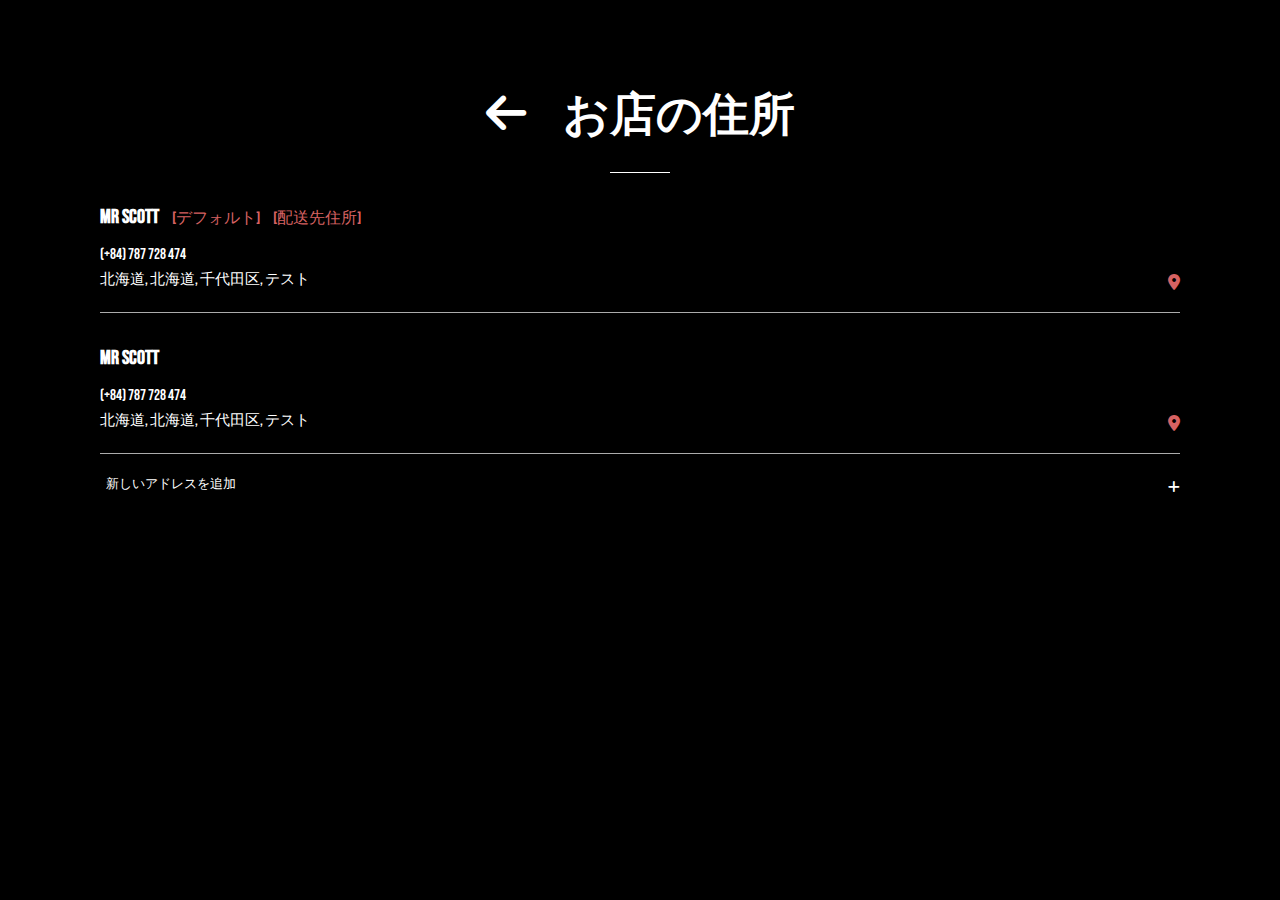
<file: change-address/index.html>
<!DOCTYPE html>
<html lang="en">
  <head>
    <meta charset="UTF-8" />
    <meta http-equiv="X-UA-Compatible" content="IE=edge" />
    <meta name="viewport" content="width=device-width, initial-scale=1.0" />
    <link rel="preconnect" href="https://fonts.googleapis.com" />
    <link rel="preconnect" href="https://fonts.gstatic.com" crossorigin />
    <link
      href="https://fonts.googleapis.com/css2?family=Almarai:wght@300;400;700;800&display=swap"
      rel="stylesheet"
    />
    <link
      href="https://fonts.googleapis.com/css2?family=Bebas+Neue&display=swap"
      rel="stylesheet"
    />
    <link
      rel="stylesheet"
      href="https://cdnjs.cloudflare.com/ajax/libs/font-awesome/6.1.1/css/all.min.css"
    />
    <link rel="stylesheet" href="css/styles.css" type="text/css" />
    <title>Change Address</title>
  </head>
  <body>
    <div class="row">
      <div class="wrapper">
        <div class="heading text-center">
          <span>
            <a href="#">
              <i class="fa fa-arrow-left" aria-hidden="true"></i>
            </a>
          </span>
          <span>
            <span>お店の住所</span>
          </span>
        </div>
        <!-- boder-min -->
        <div class="border-min"></div>

        <div class="container">
          <div class="body">
            <a href="#">
              <span class="title">Mr Scott</span>
              <span class="default">[デフォルト]</span>
              <span class="shipping-address">[配送先住所]</span>

              <div class="address">
                <p class="phone">(+84) 787 728 474</p>
                <p class="full-address">北海道, 北海道, 千代田区, テスト</p>
              </div>
            </a>
          </div>
          <div class="location">
            <i class="fa-solid fa-location-dot"></i>
          </div>
        </div>
        <!-- border-full -->
        <div class="border-full"></div>

        <div class="container">
          <div class="body">
            <a href="#">
              <span class="title">Mr Scott</span>
              <div class="address">
                <p class="phone">(+84) 787 728 474</p>
                <p class="full-address">北海道, 北海道, 千代田区, テスト</p>
              </div>
            </a>
          </div>
          <div class="location">
            <i class="fa-solid fa-location-dot"></i>
          </div>
        </div>
        <!-- border-full -->
        <div class="border-full"></div>

        <div class="button-footer">
          <button type="button" class="btn btn-add flex">
            <span>新しいアドレスを追加</span>
            <span class="icon-add">
              <i class="fa-solid fa-plus"></i>
            </span>
          </button>
        </div>
      </div>
    </div>
  </body>
</html>
</file>
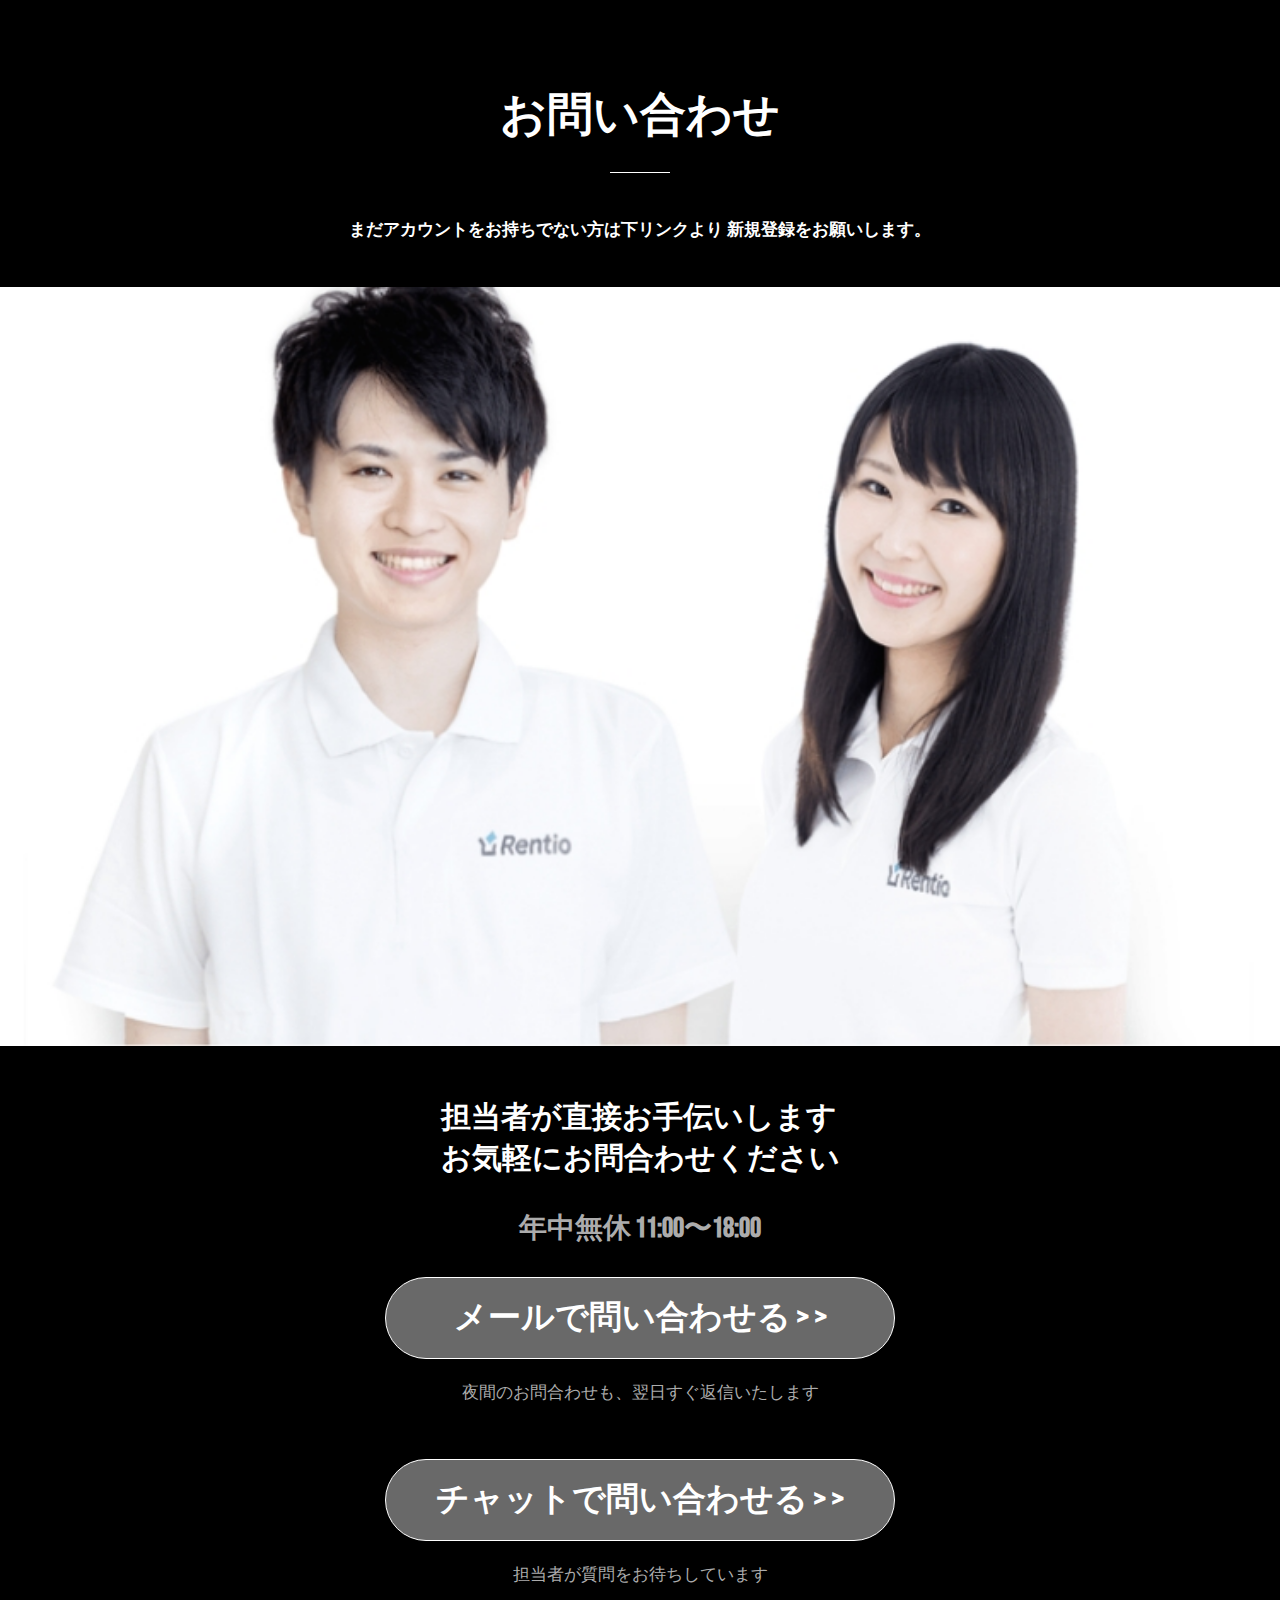
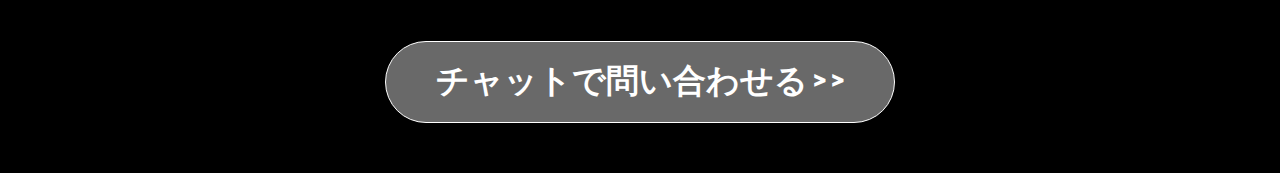
<file: contact/index.html>
<!DOCTYPE html>
<html lang="en">
  <head>
    <meta charset="UTF-8" />
    <meta http-equiv="X-UA-Compatible" content="IE=edge" />
    <meta name="viewport" content="width=device-width, initial-scale=1.0" />
    <link rel="preconnect" href="https://fonts.googleapis.com" />
    <link rel="preconnect" href="https://fonts.gstatic.com" crossorigin />
    <link
      href="https://fonts.googleapis.com/css2?family=Almarai:wght@300;400;700;800&display=swap"
      rel="stylesheet"
    />
    <link
      href="https://fonts.googleapis.com/css2?family=Bebas+Neue&display=swap"
      rel="stylesheet"
    />
    <link rel="stylesheet" href="css/styles.css" />
    <title>お問い合わせ</title>
  </head>
  <body>
    <div class="row">
      <div class="wrapper">
        <div class="heading text-center">
          <h1>お問い合わせ</h1>
        </div>
        <!-- border-min -->
        <div class="border-min"></div>
        <div class="content text-center">
          <p>
            まだアカウントをお持ちでない方は下リンクより
            新規登録をお願いします。
          </p>
        </div>
        <div class="background-image">
          <img src="images/background.jpg" alt="" />
        </div>

        <section class="section-article">
          <div class="article flex flex-col align-items-center">
            <div class="article-header">
              <h2>
                担当者が直接お手伝いします <br />お気軽にお問合わせください
              </h2>
            </div>
            <div class="article-title">
              <h3>年中無休 11:00〜18:00</h3>
            </div>
            <div class="main-footer-button text-center">
              <div class="article-button">
                <button class="btn rounded-full">
                  メールで問い合わせる > >
                </button>
              </div>
              <p class="article-note">
                夜間のお問合わせも、翌日すぐ返信いたします
              </p>

              <div class="article-button">
                <button class="btn rounded-full">
                  チャットで問い合わせる > >
                </button>
              </div>
              <p class="article-note">担当者が質問をお待ちしています</p>

              <div class="article-button mb-50">
                <button class="btn rounded-full">
                  チャットで問い合わせる > >
                </button>
              </div>
            </div>
          </div>
        </section>
      </div>
    </div>
  </body>
</html>
</file>
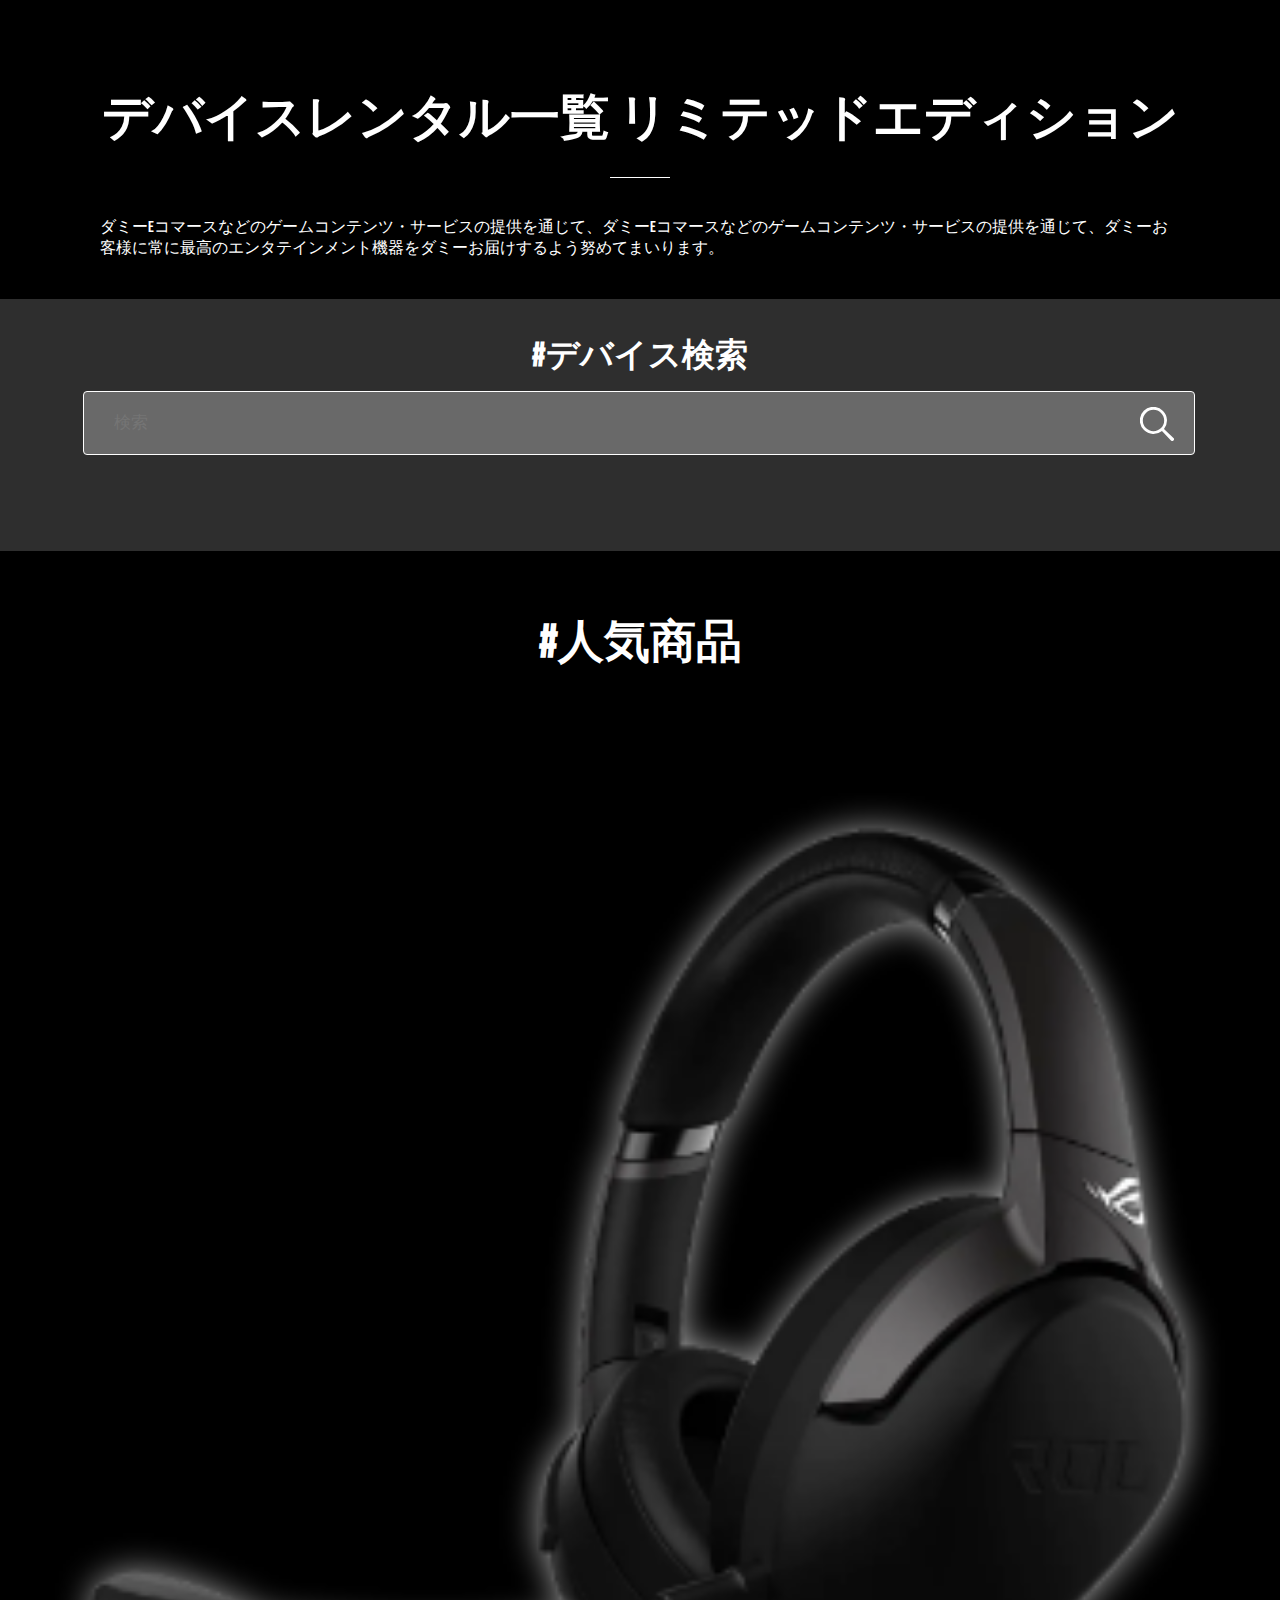
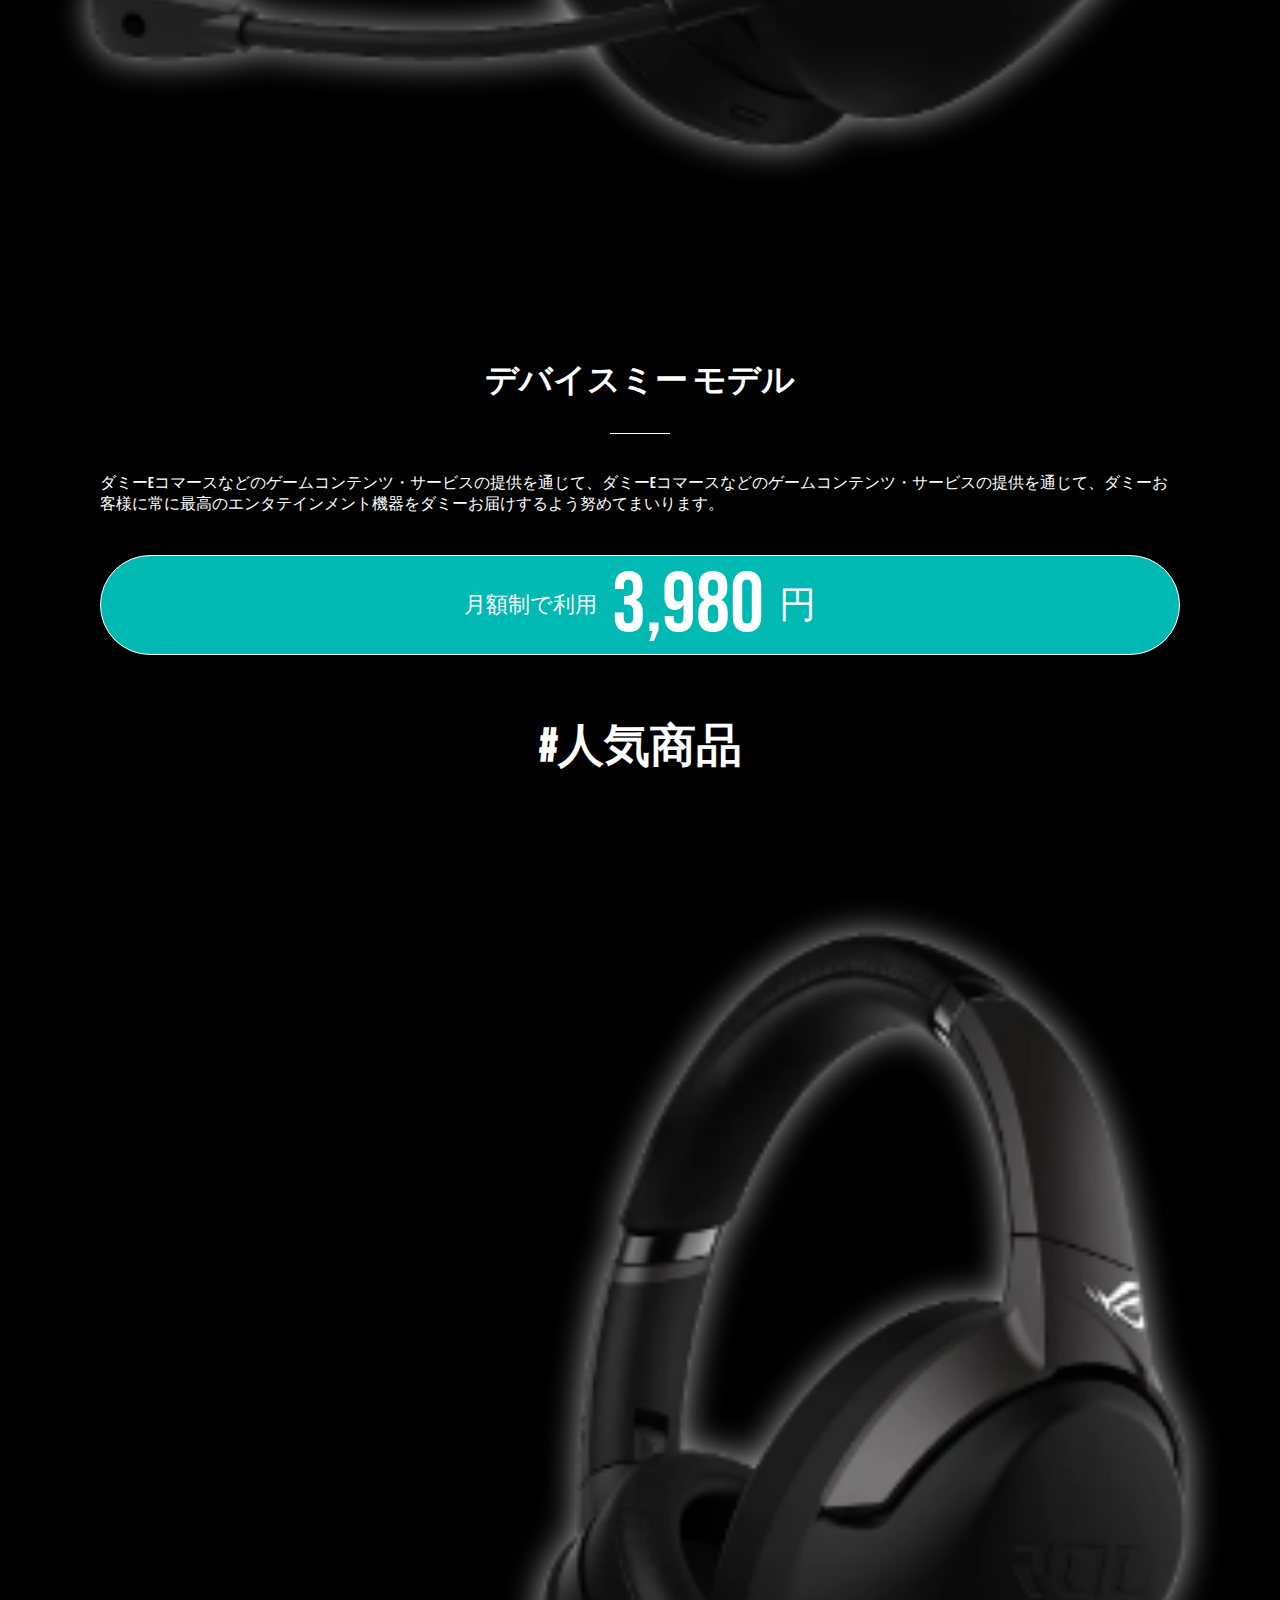
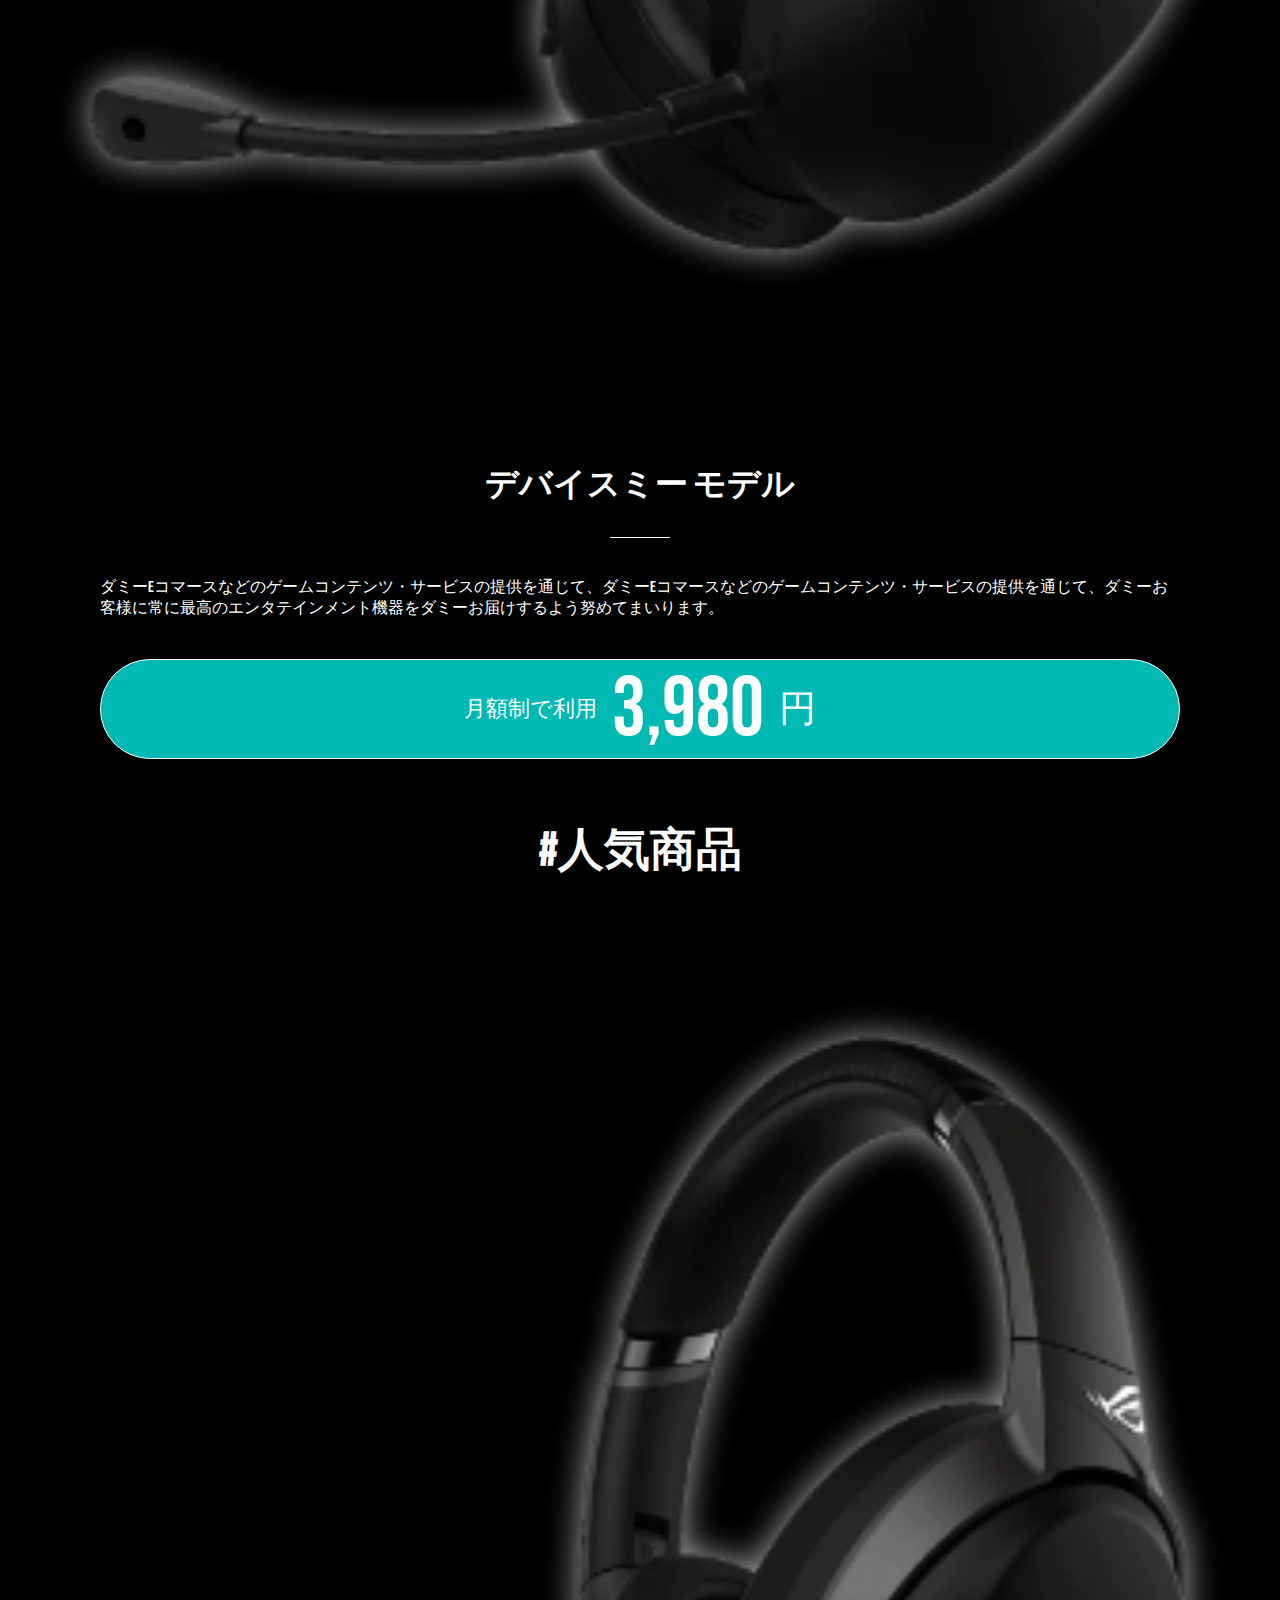
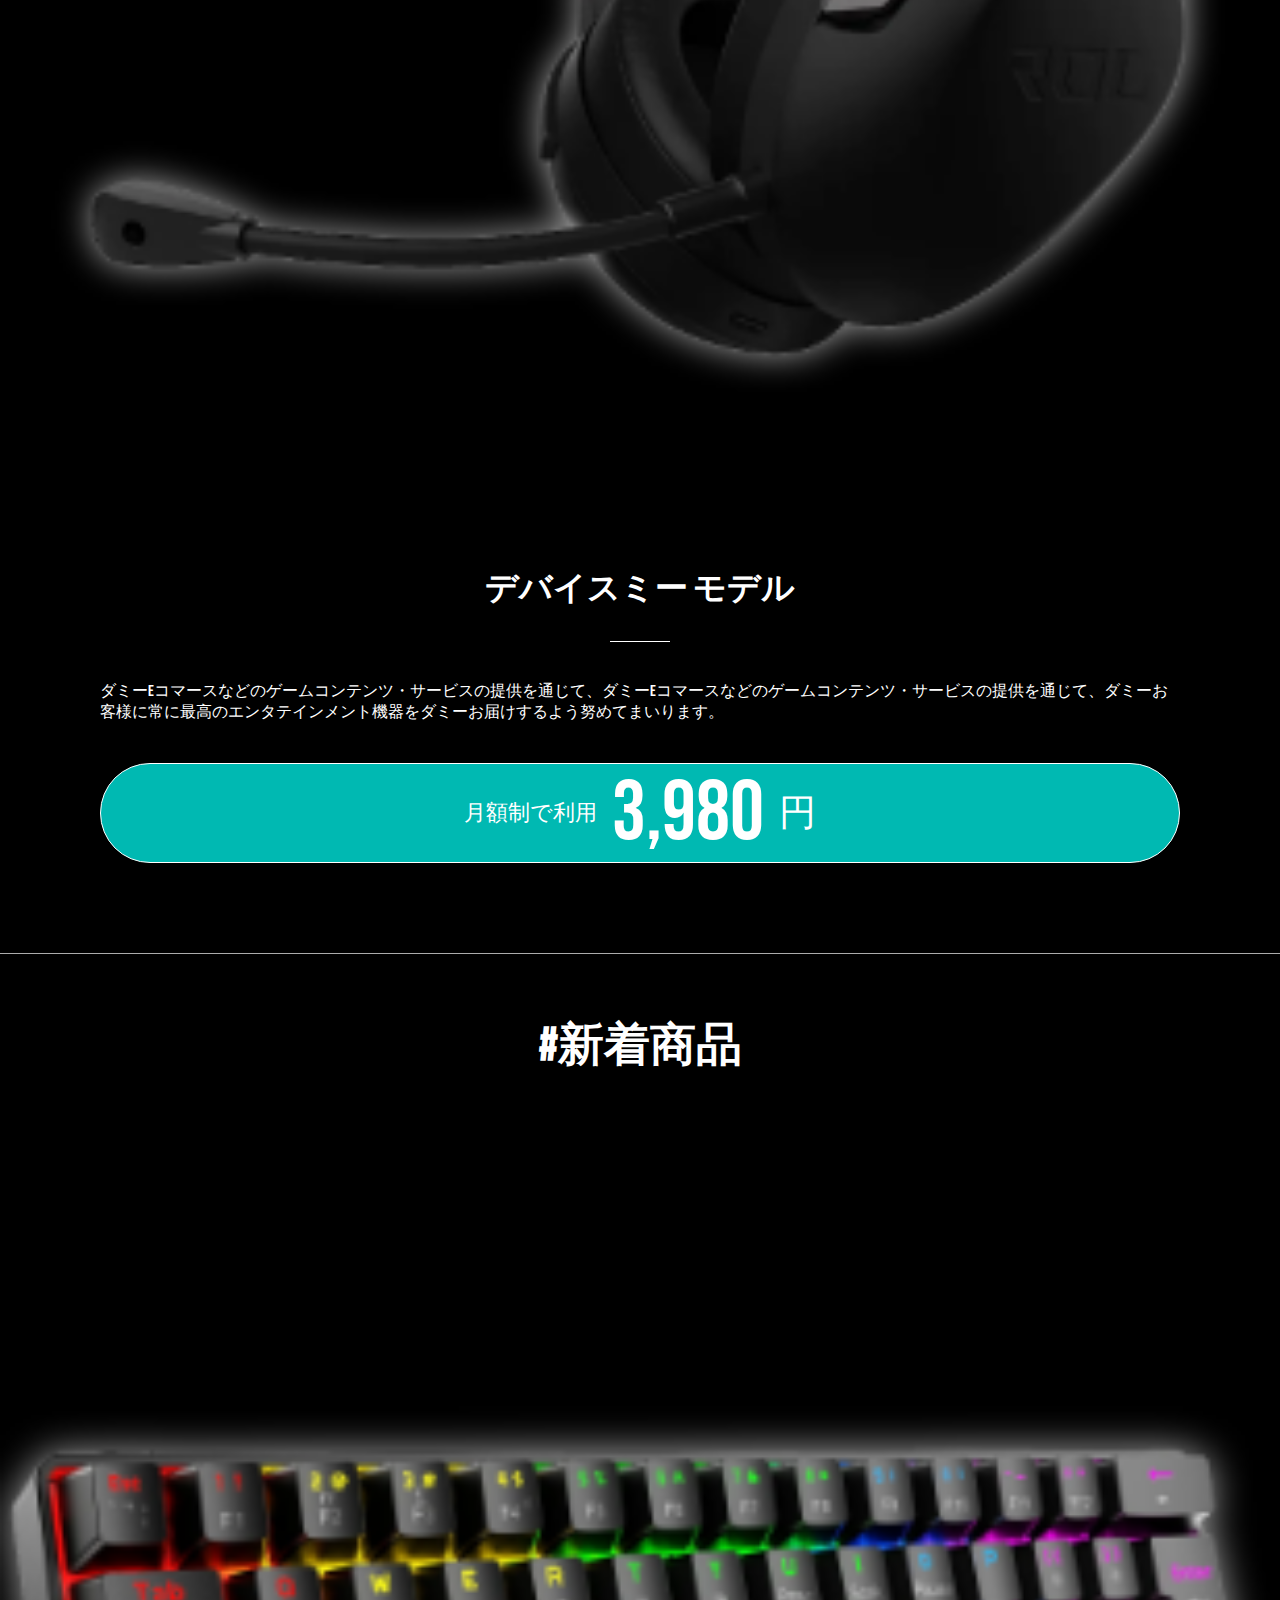
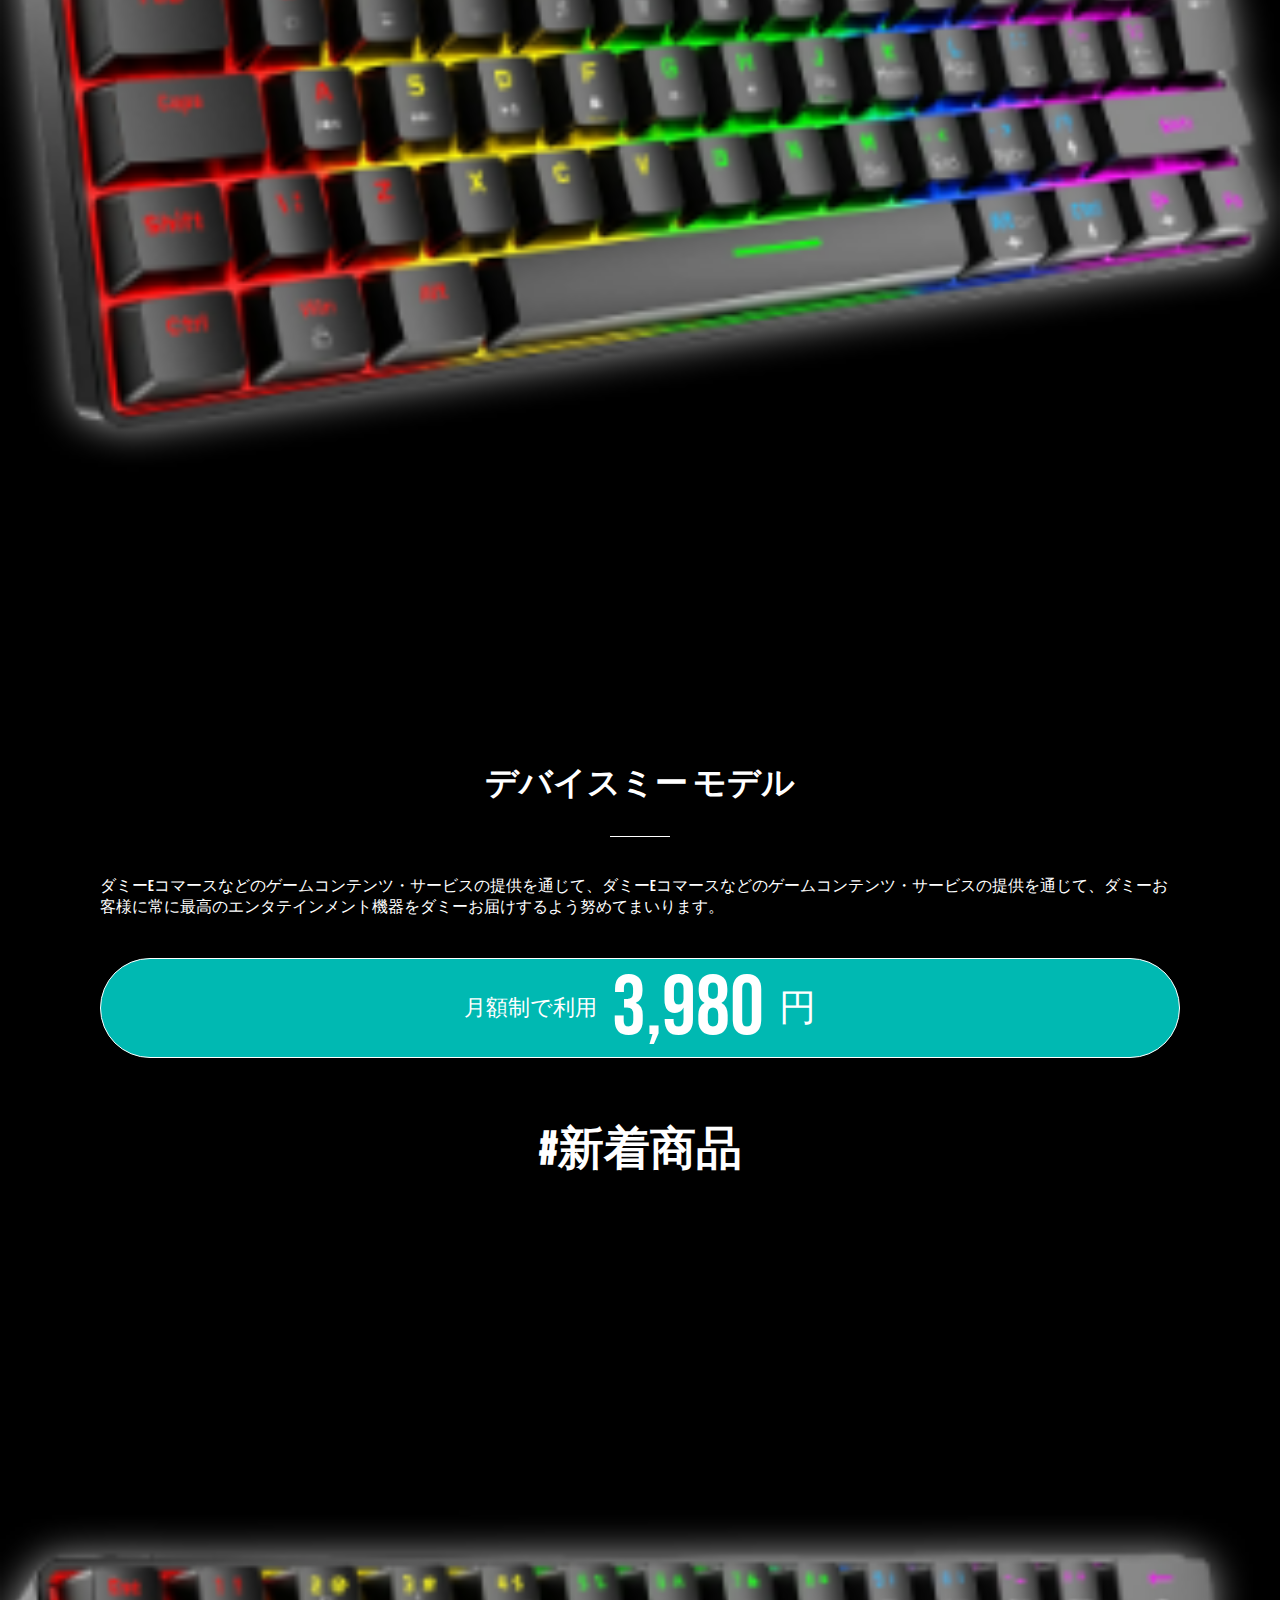
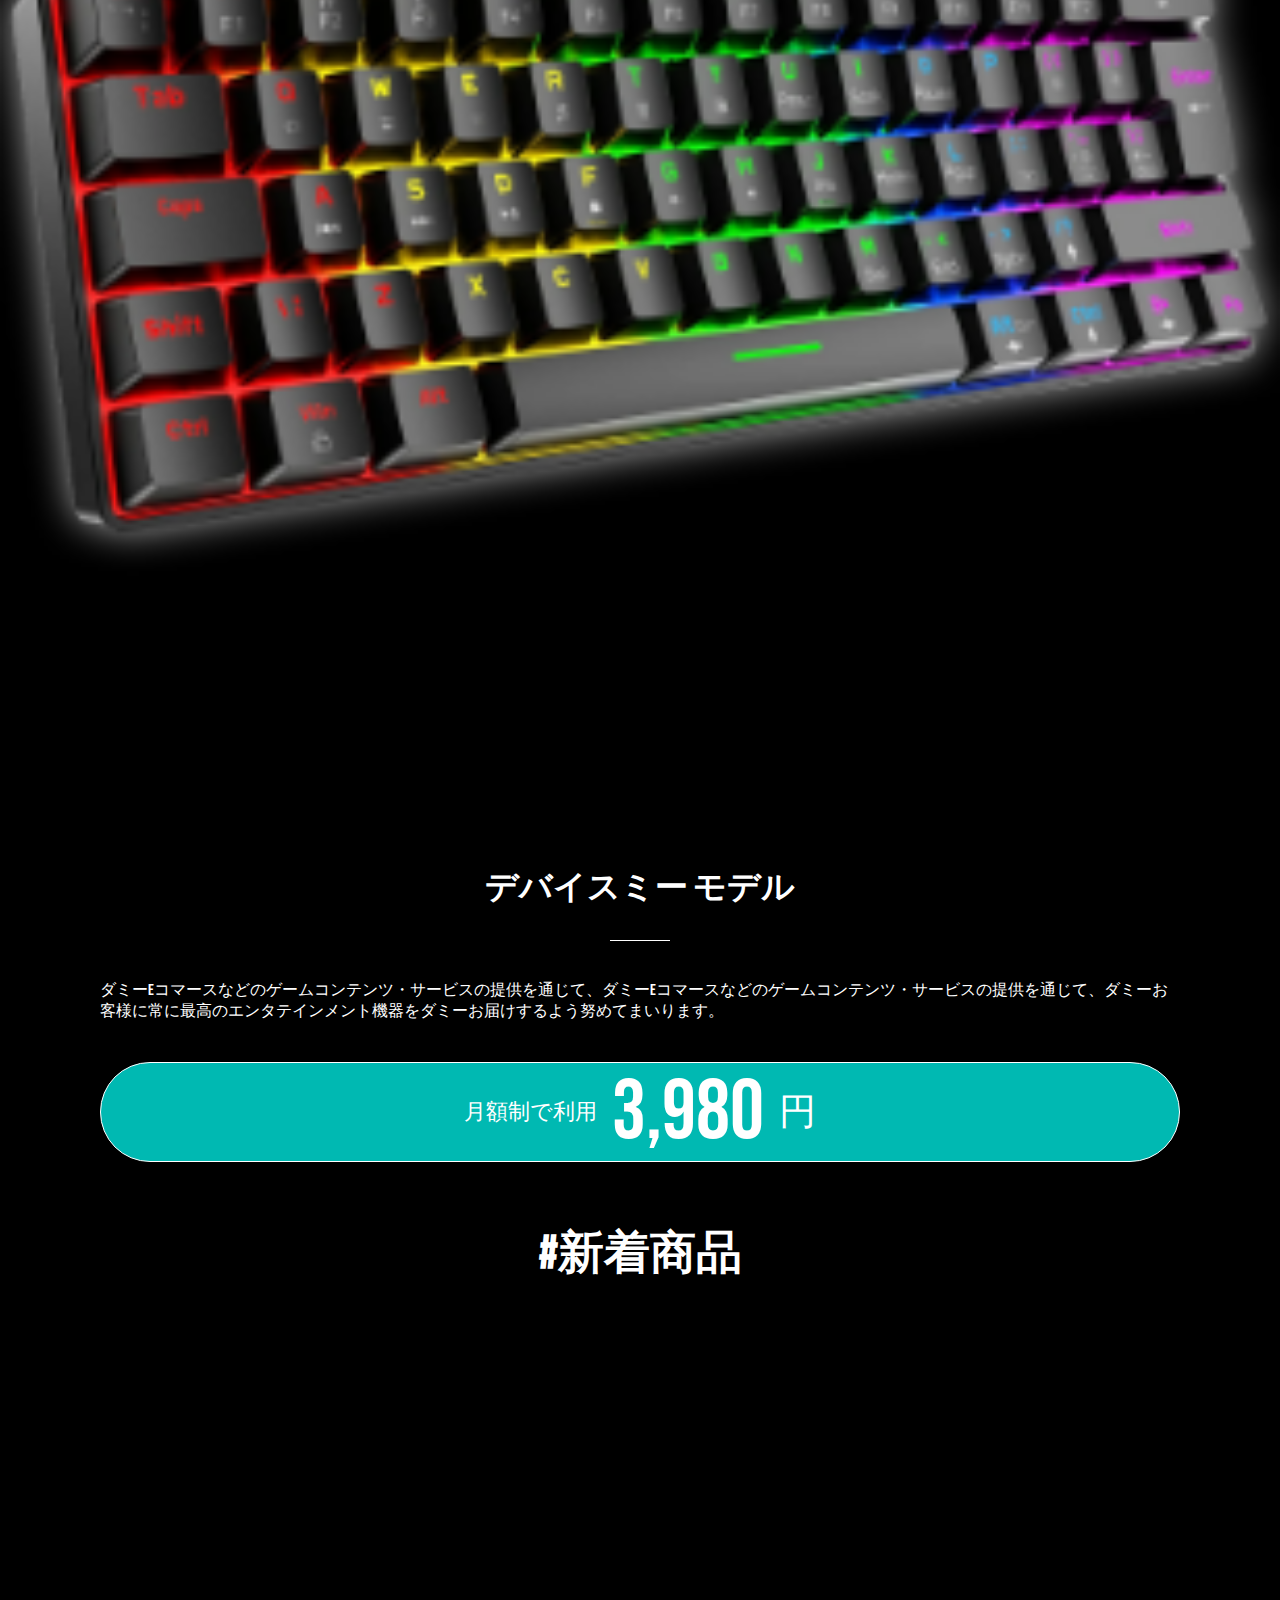
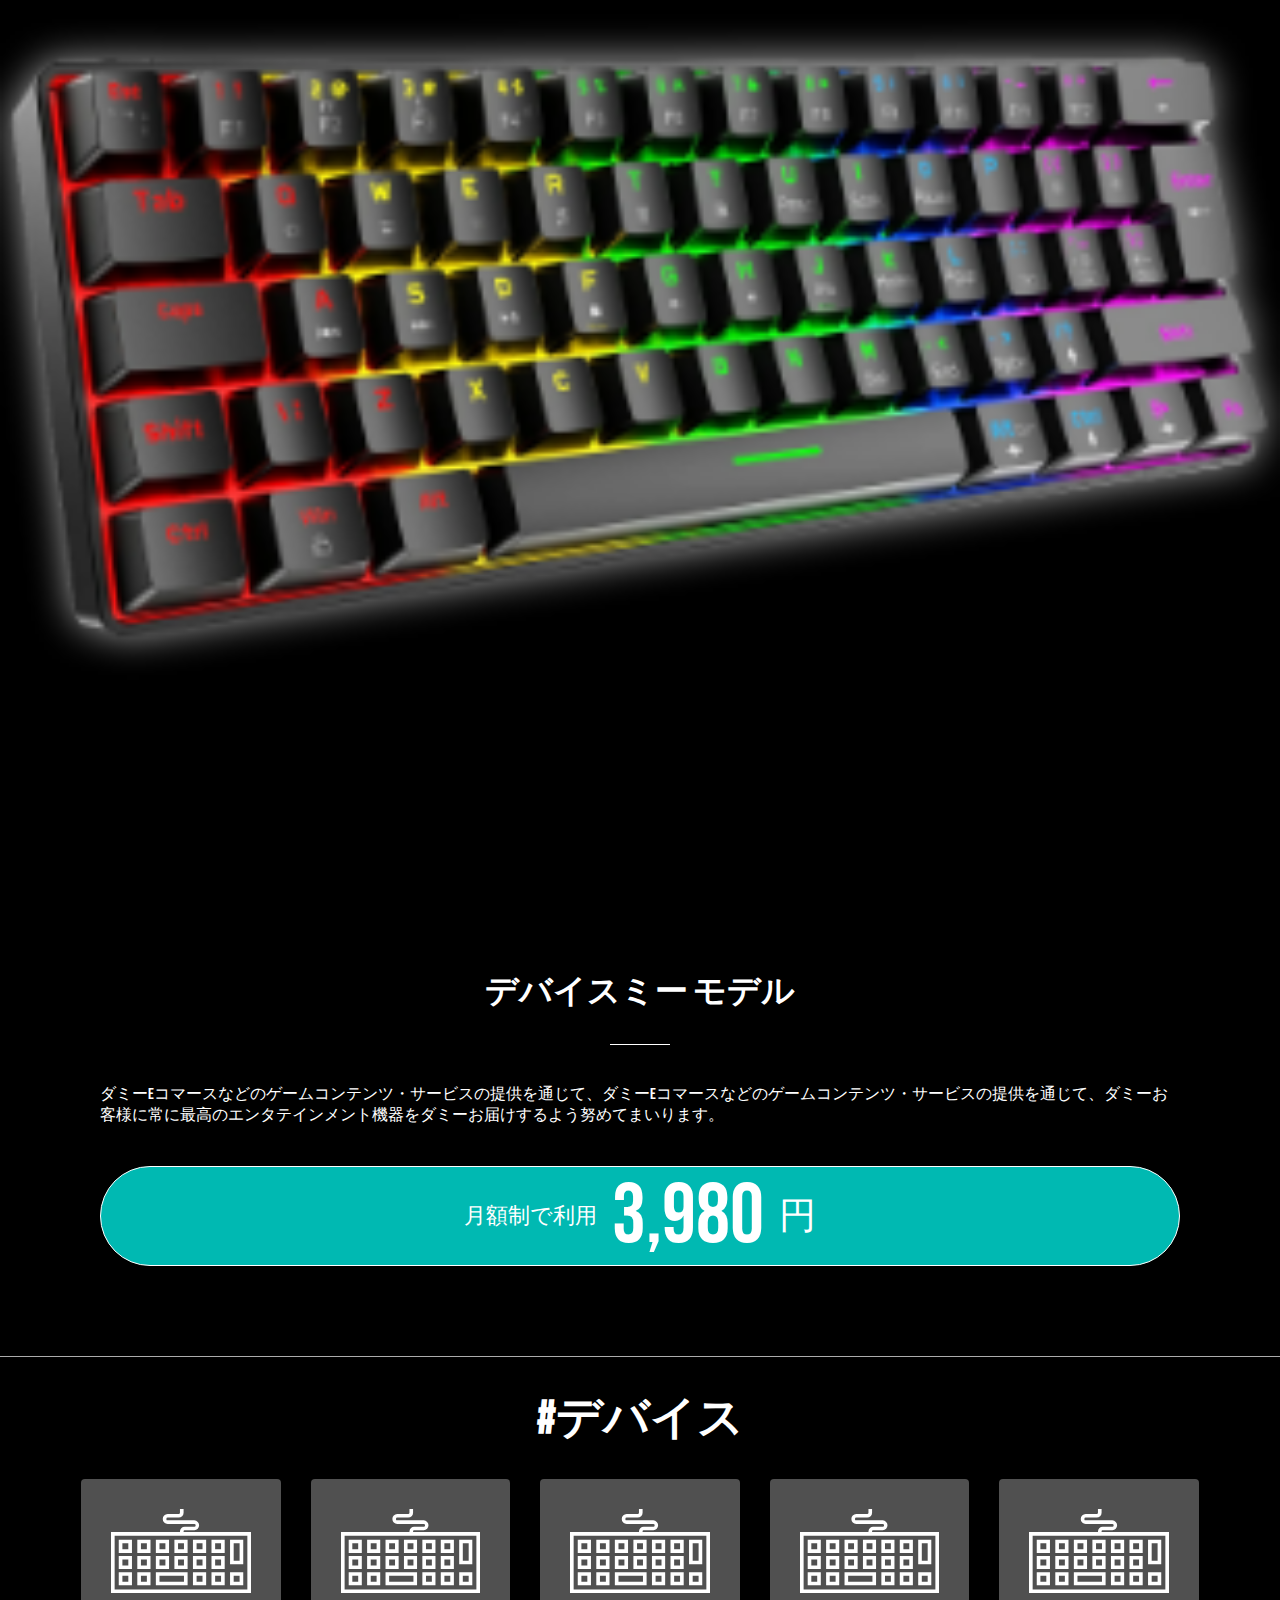
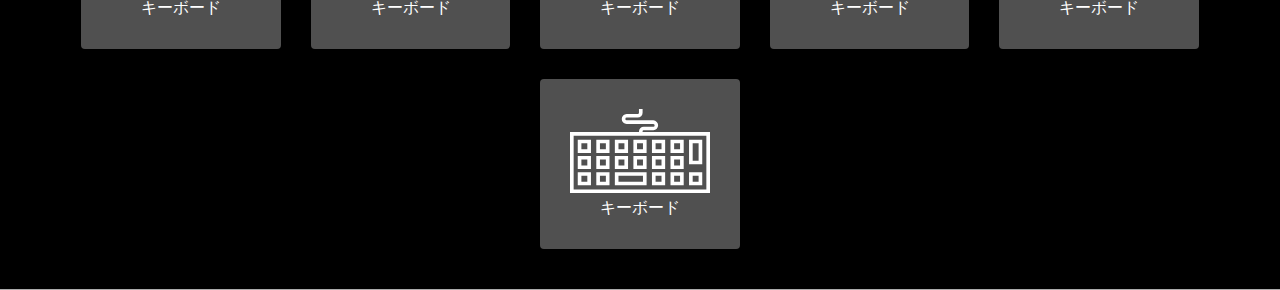
<file: device-rental/index.html>
<!DOCTYPE html>
<html lang="en">
  <head>
    <meta charset="UTF-8" />
    <meta http-equiv="X-UA-Compatible" content="IE=edge" />
    <meta name="viewport" content="width=device-width, initial-scale=1.0" />
    <link rel="preconnect" href="https://fonts.googleapis.com" />
    <link rel="preconnect" href="https://fonts.gstatic.com" crossorigin />
    <link
      href="https://fonts.googleapis.com/css2?family=Almarai:wght@300;400;700;800&display=swap"
      rel="stylesheet"
    />
    <link
      href="https://fonts.googleapis.com/css2?family=Bebas+Neue&display=swap"
      rel="stylesheet"
    />
    <link rel="stylesheet" href="css/styles.css" type="text/css" />
    <title>Device rental</title>
  </head>
  <body>
    <div class="row">
      <!-- wrapper -->
      <div class="wrapper">
        <div class="heading text-center">
          <h1>デバイスレンタル一覧 リミテッドエディション</h1>
        </div>
        <!-- border-min -->
        <div class="border-min"></div>
        <p class="content">
          ダミーEコマースなどのゲームコンテンツ・サービスの提供を通じて、ダミーEコマースなどのゲームコンテンツ・サービスの提供を通じて、ダミーお客様に常に最高のエンタテインメント機器をダミーお届けするよう努めてまいります。
        </p>
        <!-- form search -->
        <div class="search-device text-center">
          <h3 class="header-search-device">#デバイス検索</h3>
          <div class="footer-search-device">
            <input
              class="form-control rounded"
              type="text"
              placeholder="検索"
            />
            <div class="button-search">
              <button>
                <img src="images/icon-search.svg" alt="icon-search" />
              </button>
            </div>
          </div>
        </div>

        <!-- section article rectangle -->
        <section class="section-article-rectangle">
          <!-- container -->
          <div class="container">
            <div class="title text-center">
              <h2>#人気商品</h2>
            </div>
            <div class="body flex flex-col justify-content-center">
              <div class="images text-center">
                <img src="images/rectangle.png" alt="" />
              </div>
              <div class="title-body text-center">
                <h3>デバイスミー モデル</h3>
                <!-- border-min -->
                <div class="border-min"></div>
              </div>
              <div class="content">
                <p>
                  ダミーEコマースなどのゲームコンテンツ・サービスの提供を通じて、ダミーEコマースなどのゲームコンテンツ・サービスの提供を通じて、ダミーお客様に常に最高のエンタテインメント機器をダミーお届けするよう努めてまいります。
                </p>
              </div>
              <div class="btn-footer-section">
                <button
                  class="btn btn-primary flex justify-content-center align-items-center"
                >
                  <span class="month">月額制で利用</span>
                  <span class="price">3,980</span>
                  <span class="type">円</span>
                </button>
              </div>
            </div>
          </div>

          <div class="container">
            <div class="title text-center">
              <h2>#人気商品</h2>
            </div>
            <div class="body flex flex-col justify-content-center">
              <div class="images text-center">
                <img src="images/rectangle.png" alt="" />
              </div>
              <div class="title-body text-center">
                <h3>デバイスミー モデル</h3>
                <!-- border-min -->
                <div class="border-min"></div>
              </div>
              <div class="content">
                <p>
                  ダミーEコマースなどのゲームコンテンツ・サービスの提供を通じて、ダミーEコマースなどのゲームコンテンツ・サービスの提供を通じて、ダミーお客様に常に最高のエンタテインメント機器をダミーお届けするよう努めてまいります。
                </p>
              </div>
              <div class="btn-footer-section">
                <button
                  class="btn btn-primary flex justify-content-center align-items-center"
                >
                  <span class="month">月額制で利用</span>
                  <span class="price">3,980</span>
                  <span class="type">円</span>
                </button>
              </div>
            </div>
          </div>

          <div class="container">
            <div class="title text-center">
              <h2>#人気商品</h2>
            </div>
            <div class="body flex flex-col justify-content-center">
              <div class="images text-center">
                <img src="images/rectangle.png" alt="" />
              </div>
              <div class="title-body text-center">
                <h3>デバイスミー モデル</h3>
                <!-- border-min -->
                <div class="border-min"></div>
              </div>
              <div class="content">
                <p>
                  ダミーEコマースなどのゲームコンテンツ・サービスの提供を通じて、ダミーEコマースなどのゲームコンテンツ・サービスの提供を通じて、ダミーお客様に常に最高のエンタテインメント機器をダミーお届けするよう努めてまいります。
                </p>
              </div>
              <div class="btn-footer-section">
                <button
                  class="btn btn-primary flex justify-content-center align-items-center"
                >
                  <span class="month">月額制で利用</span>
                  <span class="price">3,980</span>
                  <span class="type">円</span>
                </button>
              </div>
            </div>
          </div>
          <!-- end-container -->
        </section>
        <!-- border-full -->
        <div class="border-full"></div>

        <!-- section article keyboard -->
        <section class="section-article-rectangle">
          <!-- container -->
          <div class="container">
            <div class="title text-center">
              <h2>#新着商品</h2>
            </div>
            <div class="body flex flex-col justify-content-center">
              <div class="images text-center">
                <img src="images/keyboard.png" alt="" />
              </div>
              <div class="title-body text-center">
                <h3>デバイスミー モデル</h3>
                <!-- border-min -->
                <div class="border-min"></div>
              </div>
              <div class="content">
                <p>
                  ダミーEコマースなどのゲームコンテンツ・サービスの提供を通じて、ダミーEコマースなどのゲームコンテンツ・サービスの提供を通じて、ダミーお客様に常に最高のエンタテインメント機器をダミーお届けするよう努めてまいります。
                </p>
              </div>
              <div class="btn-footer-section">
                <button
                  class="btn btn-primary flex justify-content-center align-items-center"
                >
                  <span class="month">月額制で利用</span>
                  <span class="price">3,980</span>
                  <span class="type">円</span>
                </button>
              </div>
            </div>
          </div>

          <div class="container">
            <div class="title text-center">
              <h2>#新着商品</h2>
            </div>
            <div class="body flex flex-col justify-content-center">
              <div class="images text-center">
                <img src="images/keyboard.png" alt="" />
              </div>
              <div class="title-body text-center">
                <h3>デバイスミー モデル</h3>
                <!-- border-min -->
                <div class="border-min"></div>
              </div>
              <div class="content">
                <p>
                  ダミーEコマースなどのゲームコンテンツ・サービスの提供を通じて、ダミーEコマースなどのゲームコンテンツ・サービスの提供を通じて、ダミーお客様に常に最高のエンタテインメント機器をダミーお届けするよう努めてまいります。
                </p>
              </div>
              <div class="btn-footer-section">
                <button
                  class="btn btn-primary flex justify-content-center align-items-center"
                >
                  <span class="month">月額制で利用</span>
                  <span class="price">3,980</span>
                  <span class="type">円</span>
                </button>
              </div>
            </div>
          </div>

          <div class="container">
            <div class="title text-center">
              <h2>#新着商品</h2>
            </div>
            <div class="body flex flex-col justify-content-center">
              <div class="images text-center">
                <img src="images/keyboard.png" alt="" />
              </div>
              <div class="title-body text-center">
                <h3>デバイスミー モデル</h3>
                <!-- border-min -->
                <div class="border-min"></div>
              </div>
              <div class="content">
                <p>
                  ダミーEコマースなどのゲームコンテンツ・サービスの提供を通じて、ダミーEコマースなどのゲームコンテンツ・サービスの提供を通じて、ダミーお客様に常に最高のエンタテインメント機器をダミーお届けするよう努めてまいります。
                </p>
              </div>
              <div class="btn-footer-section">
                <button
                  class="btn btn-primary flex justify-content-center align-items-center"
                >
                  <span class="month">月額制で利用</span>
                  <span class="price">3,980</span>
                  <span class="type">円</span>
                </button>
              </div>
            </div>
          </div>
          <!-- end-container -->
        </section>
        <!-- border-full -->
        <div class="border-full"></div>

        <!-- device-footer -->
        <div class="device-footer">
          <div class="header text-center">
            <h2>#デバイス</h2>
          </div>

          <div class="device-body flex justify-content-center">
            <div class="bg-device rounded">
              <div class="images">
                <img src="images/icon-keyboard.svg" alt="">
              </div>
              <p>キーボード</p>
            </div>

            <div class="bg-device rounded">
              <div class="images">
                <img src="images/icon-keyboard.svg" alt="">
              </div>
              <p>キーボード</p>
            </div>

            <div class="bg-device rounded">
              <div class="images">
                <img src="images/icon-keyboard.svg" alt="">
              </div>
              <p>キーボード</p>
            </div>

            <div class="bg-device rounded">
              <div class="images">
                <img src="images/icon-keyboard.svg" alt="">
              </div>
              <p>キーボード</p>
            </div>

            <div class="bg-device rounded">
              <div class="images">
                <img src="images/icon-keyboard.svg" alt="">
              </div>
              <p>キーボード</p>
            </div>

            <div class="bg-device rounded">
              <div class="images">
                <img src="images/icon-keyboard.svg" alt="">
              </div>
              <p>キーボード</p>
            </div>
          </div>
        </div>
         <!-- border-full -->
         <div class="border-full"></div>
      </div>
    </div>
  </body>
</html>
</file>
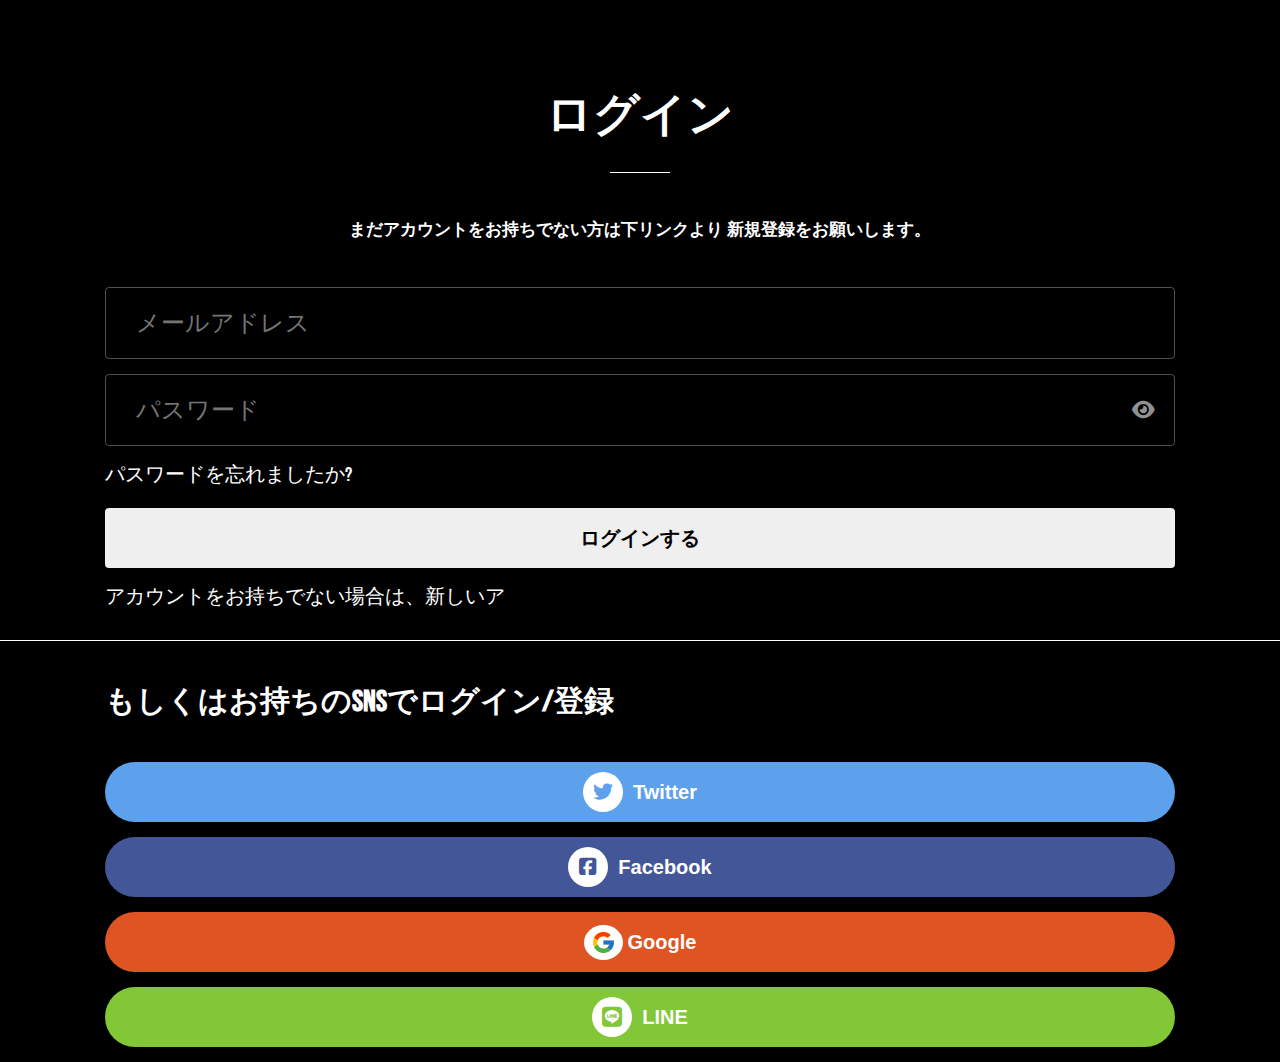
<file: login/index.html>
<!DOCTYPE html>
<html lang="en">
  <head>
    <meta charset="UTF-8" />
    <meta http-equiv="X-UA-Compatible" content="IE=edge" />
    <meta name="viewport" content="width=device-width, initial-scale=1.0" />
    <link rel="preconnect" href="https://fonts.googleapis.com" />
    <link rel="preconnect" href="https://fonts.gstatic.com" crossorigin />
    <link
      href="https://fonts.googleapis.com/css2?family=Almarai:wght@300;400;700;800&display=swap"
      rel="stylesheet"
    />
    <link
      href="https://fonts.googleapis.com/css2?family=Bebas+Neue&display=swap"
      rel="stylesheet"
    />
    <link
      rel="stylesheet"
      href="https://cdnjs.cloudflare.com/ajax/libs/font-awesome/6.1.1/css/all.min.css"
    />
    <link rel="stylesheet" href="css/styles.css" />
    <title>Login</title>
  </head>
  <body>
    <div class="row">
      <div class="main-content">
        <div class="main-header-title text-center">ログイン</div>
        <div class="border-min text-center"></div>
        <p class="main-note text-center">
          まだアカウントをお持ちでない方は下リンクより 新規登録をお願いします。
        </p>

        <form action="">
          <div class="main-input-group flex flex-col">
            <div class="input-group text-center">
              <input
                type="text"
                class="form-control rounded"
                placeholder="メールアドレス"
              />
            </div>

            <div
              class="main-password input-group text-center flex align-items-center"
            >
              <input
                type="password"
                class="form-control rounded password"
                placeholder="パスワード"
              />
              <div class="password-container">
                <a href="#" class="btn-eye">
                  <div class="show-password">
                    <i class="fa-solid fa-eye"></i>
                  </div>
                  <div class="hide-password">
                    <i class="fa-solid fa-eye-slash"></i>
                  </div>
                </a>
              </div>
            </div>
            <a href="#" class="forgot-password">
              <p>パスワードを忘れましたか?</p>
            </a>
            <div class="text-center">
              <button type="submit" class="btn btn-submit rounded">
                ログインする
              </button>
            </div>
            <a href="#" class="regist-col">
              <p>アカウントをお持ちでない場合は、新しいア</p>
            </a>
          </div>
        </form>
      </div>
    </div>
    <!-- ./row -->

    <!-- border-full -->
    <div class="border-full"></div>

    <div class="row">
      <!-- main-footer -->
      <div class="main-footer">
        <h1 class="main-footer-header">もしくはお持ちのSNSでログイン/登録</h1>
        <div class="main-footer-button flex flex-col">
          <button type="button" class="btn btn-twitter rounded-full">
            <div class="icon-common">
              <i class="fa fa-brands fa-twitter"></i>
            </div>
            Twitter
          </button>
          <button type="button" class="btn btn-facebook rounded-full">
            <div class="icon-common">
              <i class="fa fa-brands fa-facebook-square"></i>
            </div>
            Facebook
          </button>
          <button type="button" class="btn btn-google rounded-full">
            <img class="icon-google" src="images/google.svg" alt="google" />
            Google
          </button>
          <button type="button" class="btn btn-line rounded-full">
            <div class="icon-common">
              <i class="fa fa-brands fa-line"></i>
            </div>
            LINE
          </button>
        </div>
      </div>
    </div>
  </body>
  <!-- Scripts -->
  <script
    type="text/javascript"
    src="https://cdnjs.cloudflare.com/ajax/libs/jquery/3.6.0/jquery.min.js"
  ></script>
  <script>
    $(document).ready(function () {
      $(".btn-eye").click(function (e) {
        e.preventDefault();
        var type = $(".password").attr("type");

        if (type === "password") {
          $(".password").prop("type", "text");
          $(".hide-password").show();
          $(".show-password").hide();
        } else if (type === "text") {
          $(".password").prop("type", "password");
          $(".hide-password").hide();
          $(".show-password").show();
        }
      });
    });
  </script>
</html>
</file>
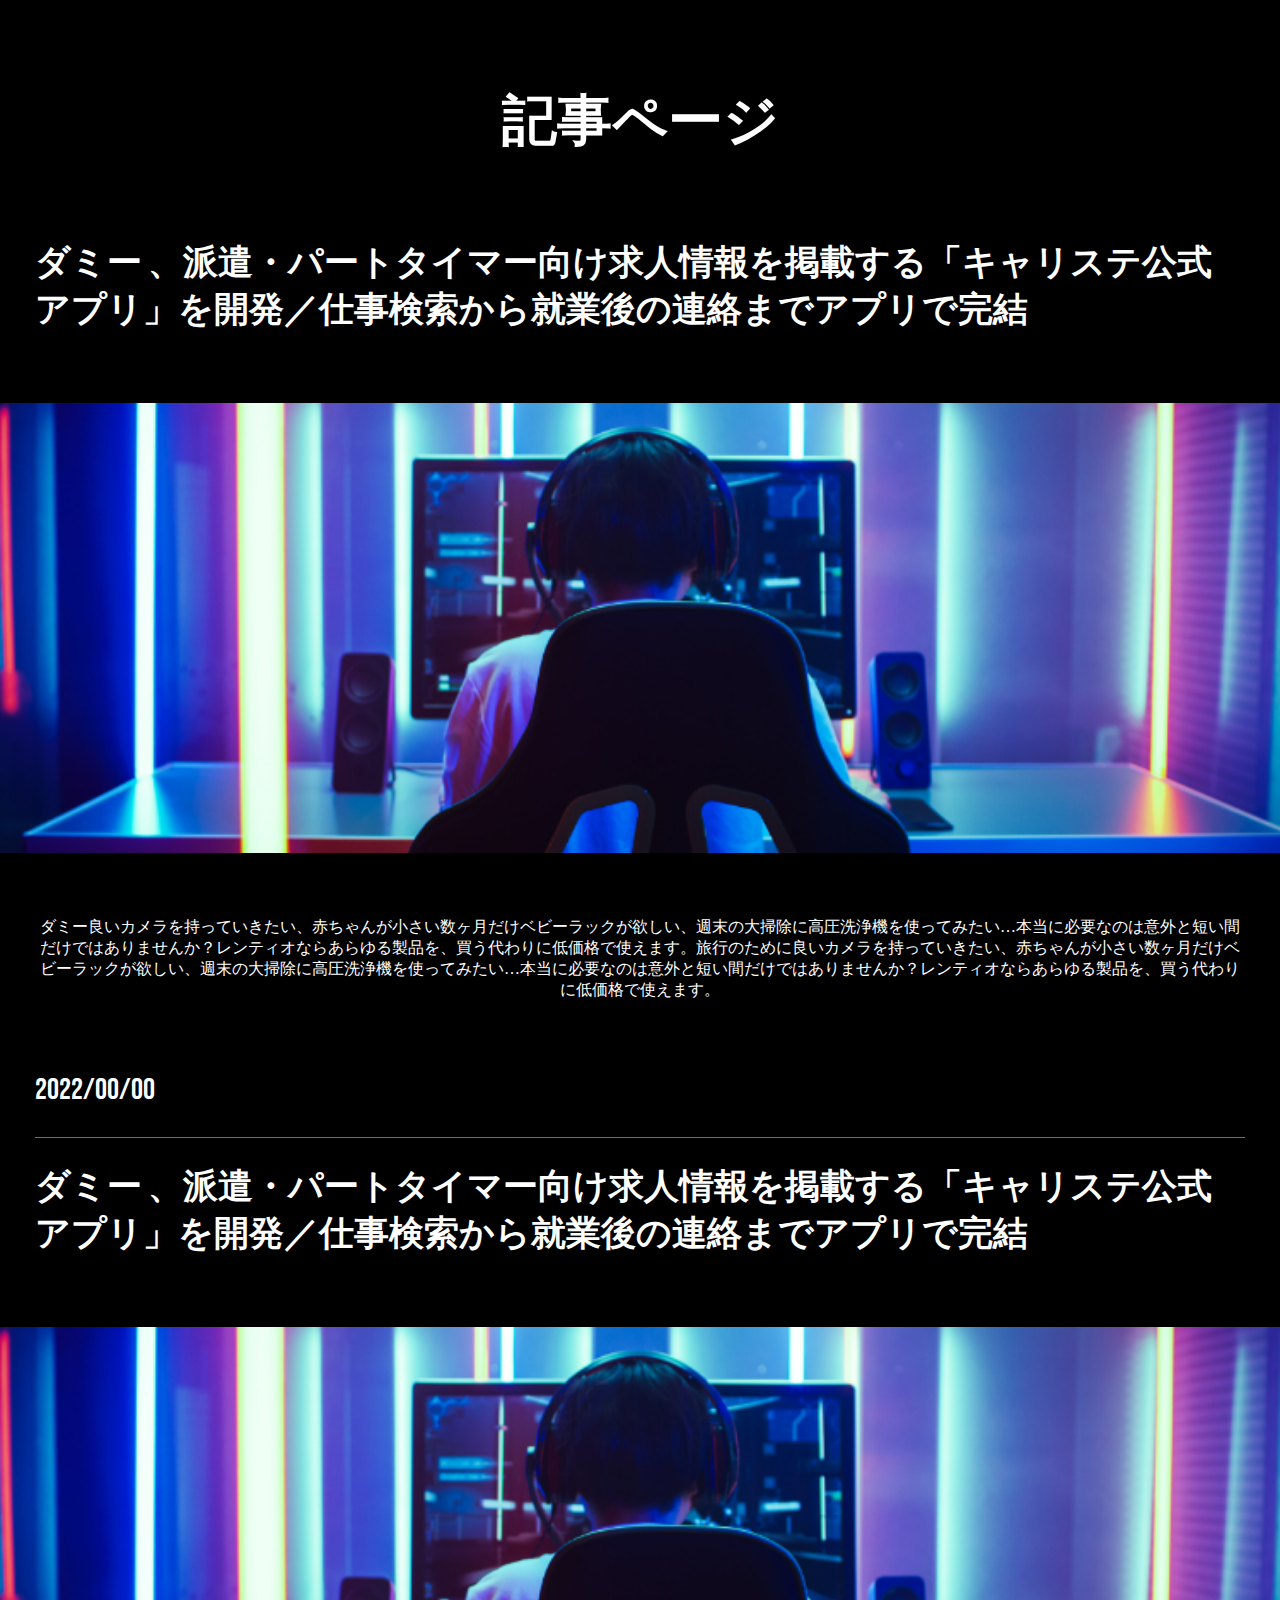
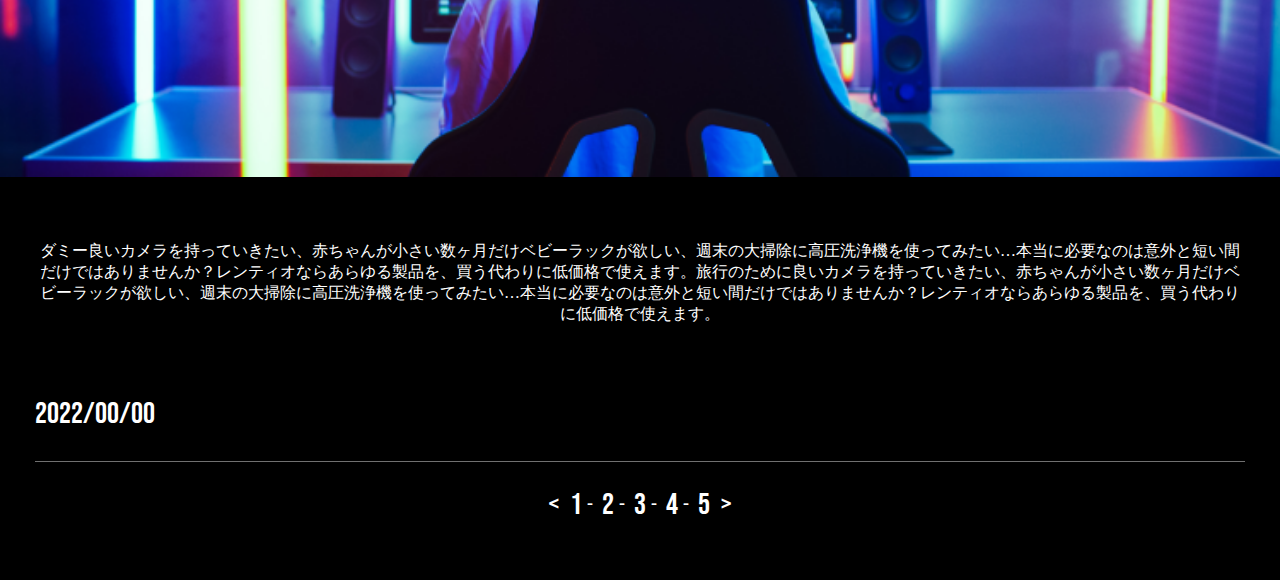
<file: news/index.html>
<!DOCTYPE html>
<html lang="en">
  <head>
    <meta charset="UTF-8" />
    <meta http-equiv="X-UA-Compatible" content="IE=edge" />
    <meta name="viewport" content="width=device-width, initial-scale=1.0" />
    <link rel="preconnect" href="https://fonts.googleapis.com" />
    <link rel="preconnect" href="https://fonts.gstatic.com" crossorigin />
    <link
      href="https://fonts.googleapis.com/css2?family=Almarai:wght@300;400;700;800&display=swap"
      rel="stylesheet"
    />
    <link
      href="https://fonts.googleapis.com/css2?family=Bebas+Neue&display=swap"
      rel="stylesheet"
    />
    <link
      rel="stylesheet"
      href="https://cdnjs.cloudflare.com/ajax/libs/font-awesome/6.1.1/css/all.min.css"
    />
    <link rel="stylesheet" href="css/styles.css" />
    <title>記事ページ</title>
  </head>
  <body>
    <div class="row">
      <div class="wrapper">
        <div class="heading text-center">
          <h1>記事ページ</h1>
        </div>
        <!-- Section article -->
        <section class="section-article">
          <!-- foreach container -->
          <div class="container flex flex-col">
            <a href="detail.html">
              <h2 class="title">
                ダミー
                、派遣・パートタイマー向け求人情報を掲載する「キャリステ公式アプリ」を開発／仕事検索から就業後の連絡までアプリで完結
              </h2>
            </a>
            <div class="background">
              <a href="detail.html">
                <img src="images/bg.png" alt="" />
              </a>
            </div>
            <p class="preview">
              ダミー良いカメラを持っていきたい、赤ちゃんが小さい数ヶ月だけベビーラックが欲しい、週末の大掃除に高圧洗浄機を使ってみたい…本当に必要なのは意外と短い間だけではありませんか？レンティオならあらゆる製品を、買う代わりに低価格で使えます。旅行のために良いカメラを持っていきたい、赤ちゃんが小さい数ヶ月だけベビーラックが欲しい、週末の大掃除に高圧洗浄機を使ってみたい…本当に必要なのは意外と短い間だけではありませんか？レンティオならあらゆる製品を、買う代わりに低価格で使えます。
            </p>
            <div class="container-footer">
              <span class="date">2022/00/00</span>
            </div>
          </div>
          <!-- end - foreach - container -->
          <!-- border-full -->
          <div class="border-full"></div>

          <!-- foreach container -->
          <div class="container flex flex-col">
            <a href="detail.html">
              <h2 class="title">
                ダミー
                、派遣・パートタイマー向け求人情報を掲載する「キャリステ公式アプリ」を開発／仕事検索から就業後の連絡までアプリで完結
              </h2>
            </a>
            <div class="background">
              <a href="detail.html">
                <img src="images/bg.png" alt="" />
              </a>
            </div>
            <p class="preview">
              ダミー良いカメラを持っていきたい、赤ちゃんが小さい数ヶ月だけベビーラックが欲しい、週末の大掃除に高圧洗浄機を使ってみたい…本当に必要なのは意外と短い間だけではありませんか？レンティオならあらゆる製品を、買う代わりに低価格で使えます。旅行のために良いカメラを持っていきたい、赤ちゃんが小さい数ヶ月だけベビーラックが欲しい、週末の大掃除に高圧洗浄機を使ってみたい…本当に必要なのは意外と短い間だけではありませんか？レンティオならあらゆる製品を、買う代わりに低価格で使えます。
            </p>
            <div class="container-footer">
              <span class="date">2022/00/00</span>
            </div>
          </div>
          <!-- end - foreach - container -->
          <!-- border-full -->
          <div class="border-full"></div>
        </section>
        <!-- End - Section article -->

        <!-- paginate -->
        <div class="paginate flex justify-content-center align-items-center">
          <a href="#">
            <span class="prev"><</span>
          </a>
          <ul class="nav flex">
            <li>
              <a href="">1</a>
            </li>
            <li>
              <a href="">2</a>
            </li>
            <li>
              <a href="">3</a>
            </li>
            <li>
              <a href="">4</a>
            </li>
            <li>
              <a href="">5</a>
            </li>
          </ul>
          <a href="#">
            <span class="next">></span>
          </a>
        </div>
      </div>
    </div>
  </body>
</html>
</file>
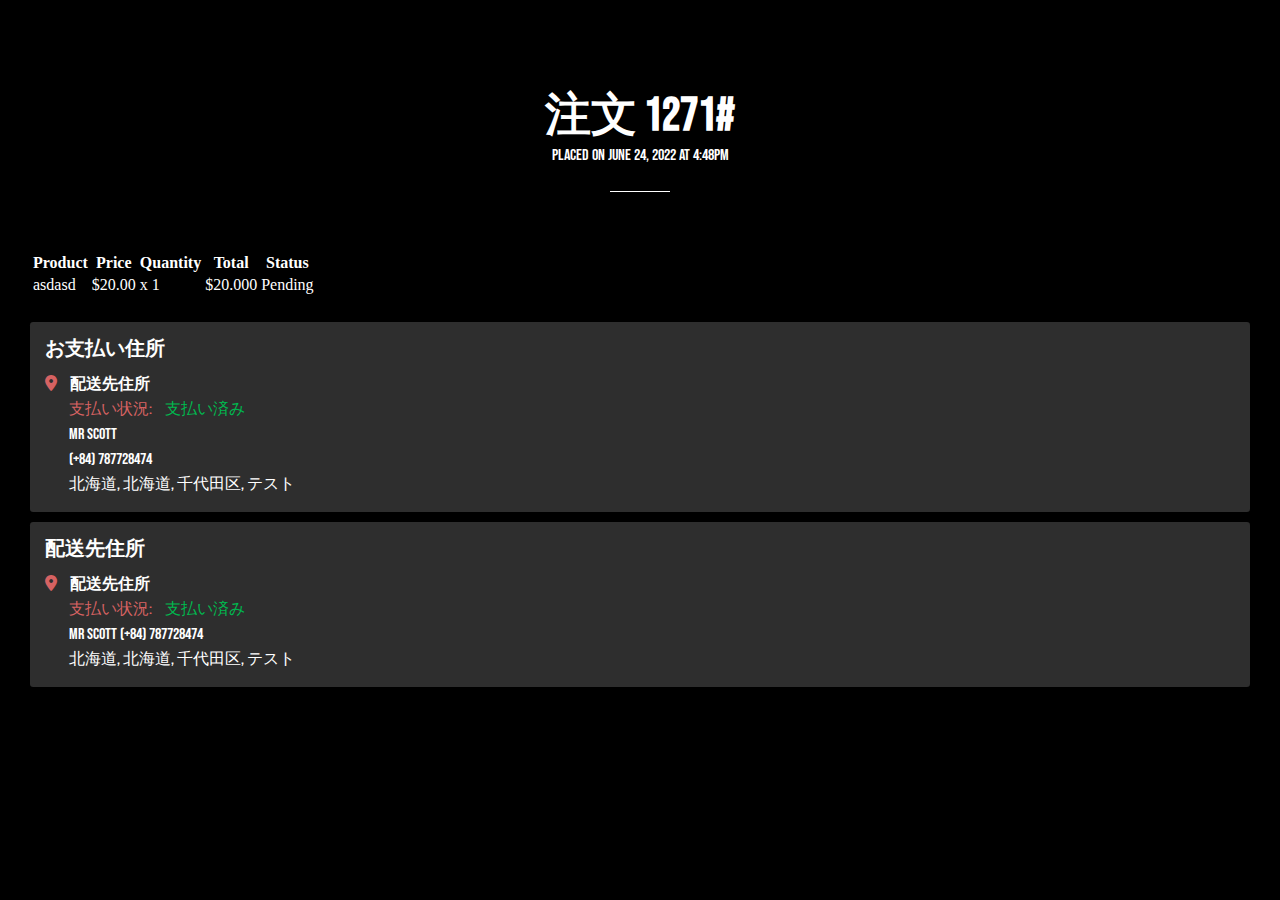
<file: order-detail/index.html>
<!DOCTYPE html>
<html lang="en">
  <head>
    <meta charset="UTF-8" />
    <meta http-equiv="X-UA-Compatible" content="IE=edge" />
    <meta name="viewport" content="width=device-width, initial-scale=1.0" />
    <link rel="preconnect" href="https://fonts.googleapis.com" />
    <link rel="preconnect" href="https://fonts.gstatic.com" crossorigin />
    <link
      href="https://fonts.googleapis.com/css2?family=Almarai:wght@300;400;700;800&display=swap"
      rel="stylesheet"
    />
    <link
      href="https://fonts.googleapis.com/css2?family=Bebas+Neue&display=swap"
      rel="stylesheet"
    />
    <link
      rel="stylesheet"
      href="https://cdnjs.cloudflare.com/ajax/libs/font-awesome/6.1.1/css/all.min.css"
    />
    <link rel="stylesheet" href="css/styles.css" type="text/css" />
    <title>Order Detail</title>
  </head>
  <body>
    <div class="row">
      <div class="wrapper">
        <div class="placed-order text-center">
          <h1>注文 1271#</h1>
          <p>Placed on June 24, 2022 at 4:48pm</p>
        </div>
        <!-- border-min -->
        <div class="border-min"></div>
        <!-- table -->
        <div class="table">
          <tbody>
            <table>
              <tr>
                <th>Product</th>
                <th>Price</th>
                <th>Quantity</th>
                <th>Total</th>
                <th>Status</th>
              </tr>
              <tr>
                <td>asdasd</td>
                <td>$20.00</td>
                <td>x 1</td>
                <td>$20.000</td>
                <td>Pending</td>
              </tr>
            </table>
          </tbody>
        </div>
        <!-- footer-order -->
        <div class="footer-order flex flex-col">
          <div class="billing-address">
            <h2>お支払い住所</h2>
            <span class="icon">
              <i class="fa-solid fa-location-dot"></i>
            </span>
            <span class="full-name">配送先住所</span>
            <div class="payment-status">
              <span class="status">支払い状況:</span>
              <span class="text-success">支払い済み</span>
            </div>
            <div class="address">
              <span class="name">Mr Scott</span>
              <p class="phone">(+84) 787728474</p>
              <p class="full-address">北海道, 北海道, 千代田区, テスト</p>
            </div>
          </div>
          <div class="shipping-address">
            <h2>配送先住所</h2>
            <span class="icon">
              <i class="fa-solid fa-location-dot"></i>
            </span>
            <span class="full-name">配送先住所</span>
            <div class="fulfillment-status">
              <span class="status">支払い状況:</span>
              <span class="text-success">支払い済み</span>
            </div>
            <div class="address">
              <span class="name">Mr Scott</span>
              <span class="phone">(+84) 787728474</span>
              <p class="full-address">北海道, 北海道, 千代田区, テスト</p>
            </div>
          </div>
        </div>
      </div>
    </div>
  </body>
</html>
</file>
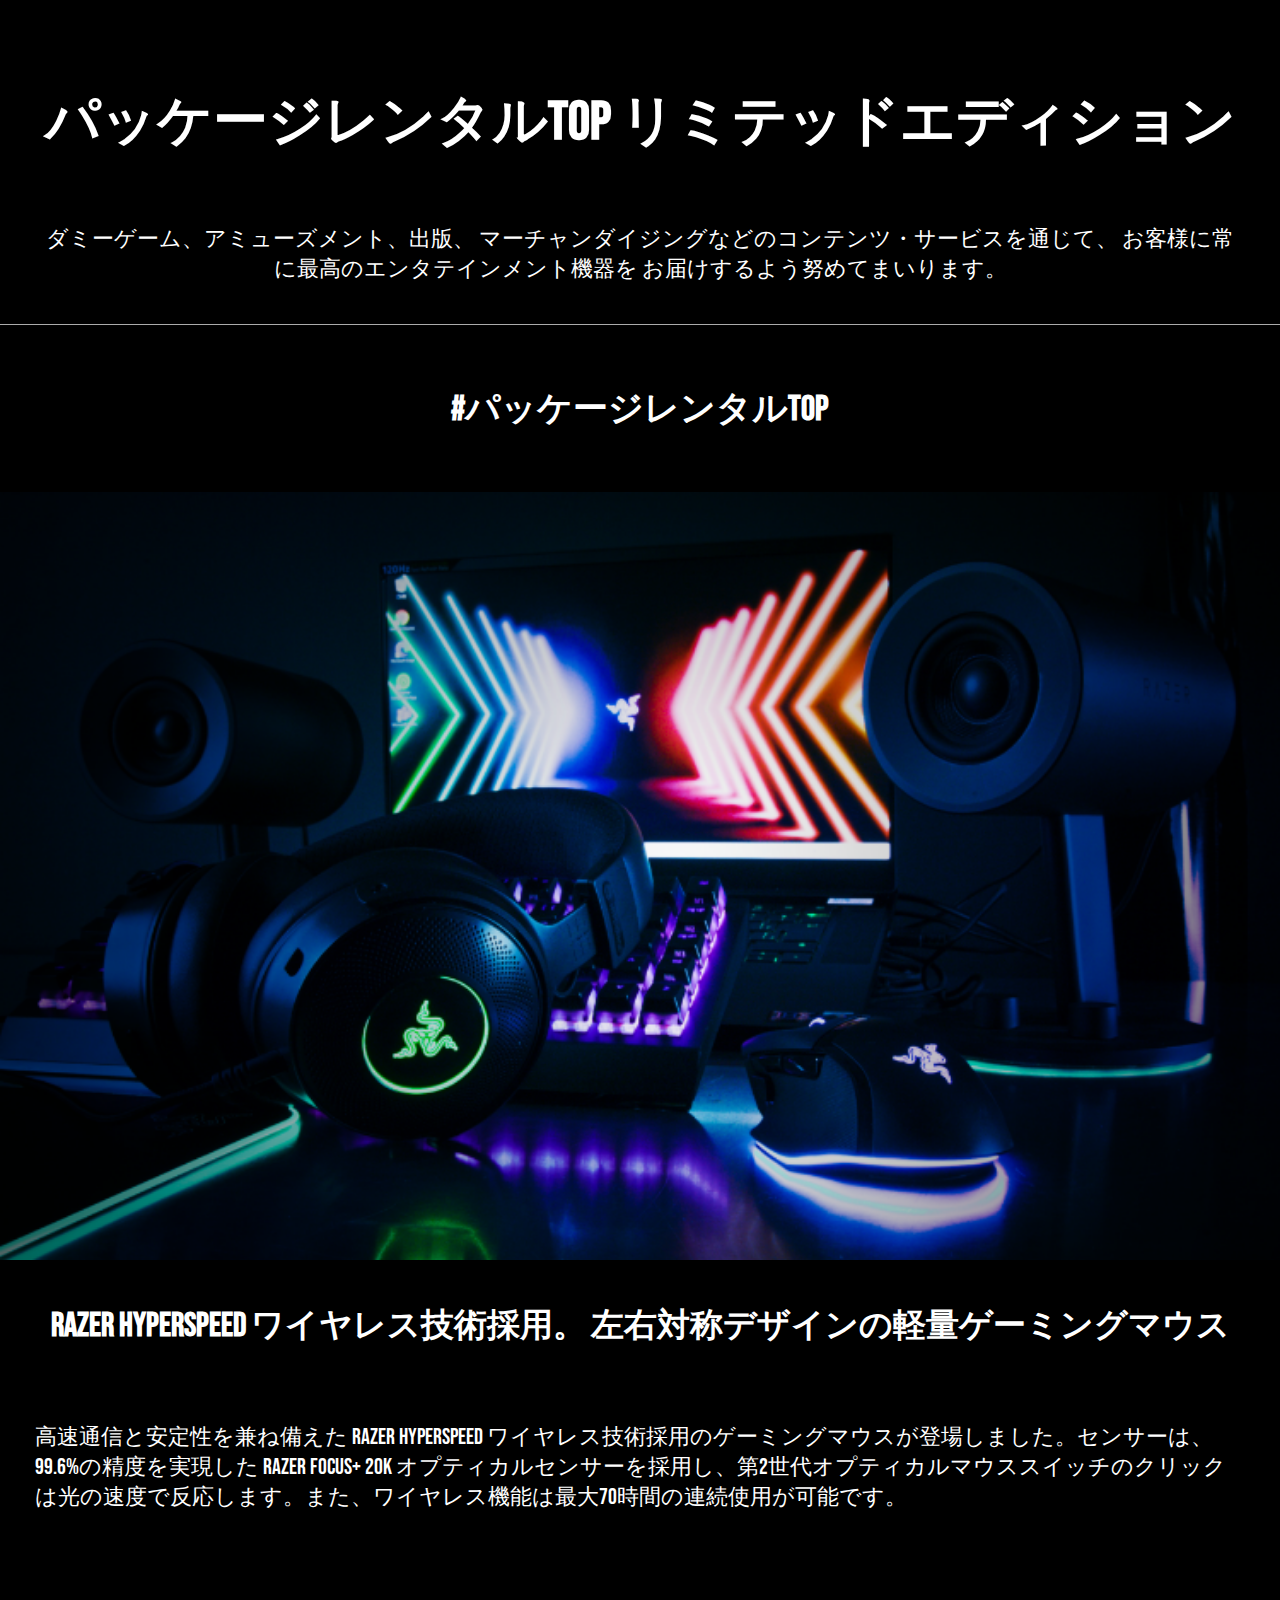
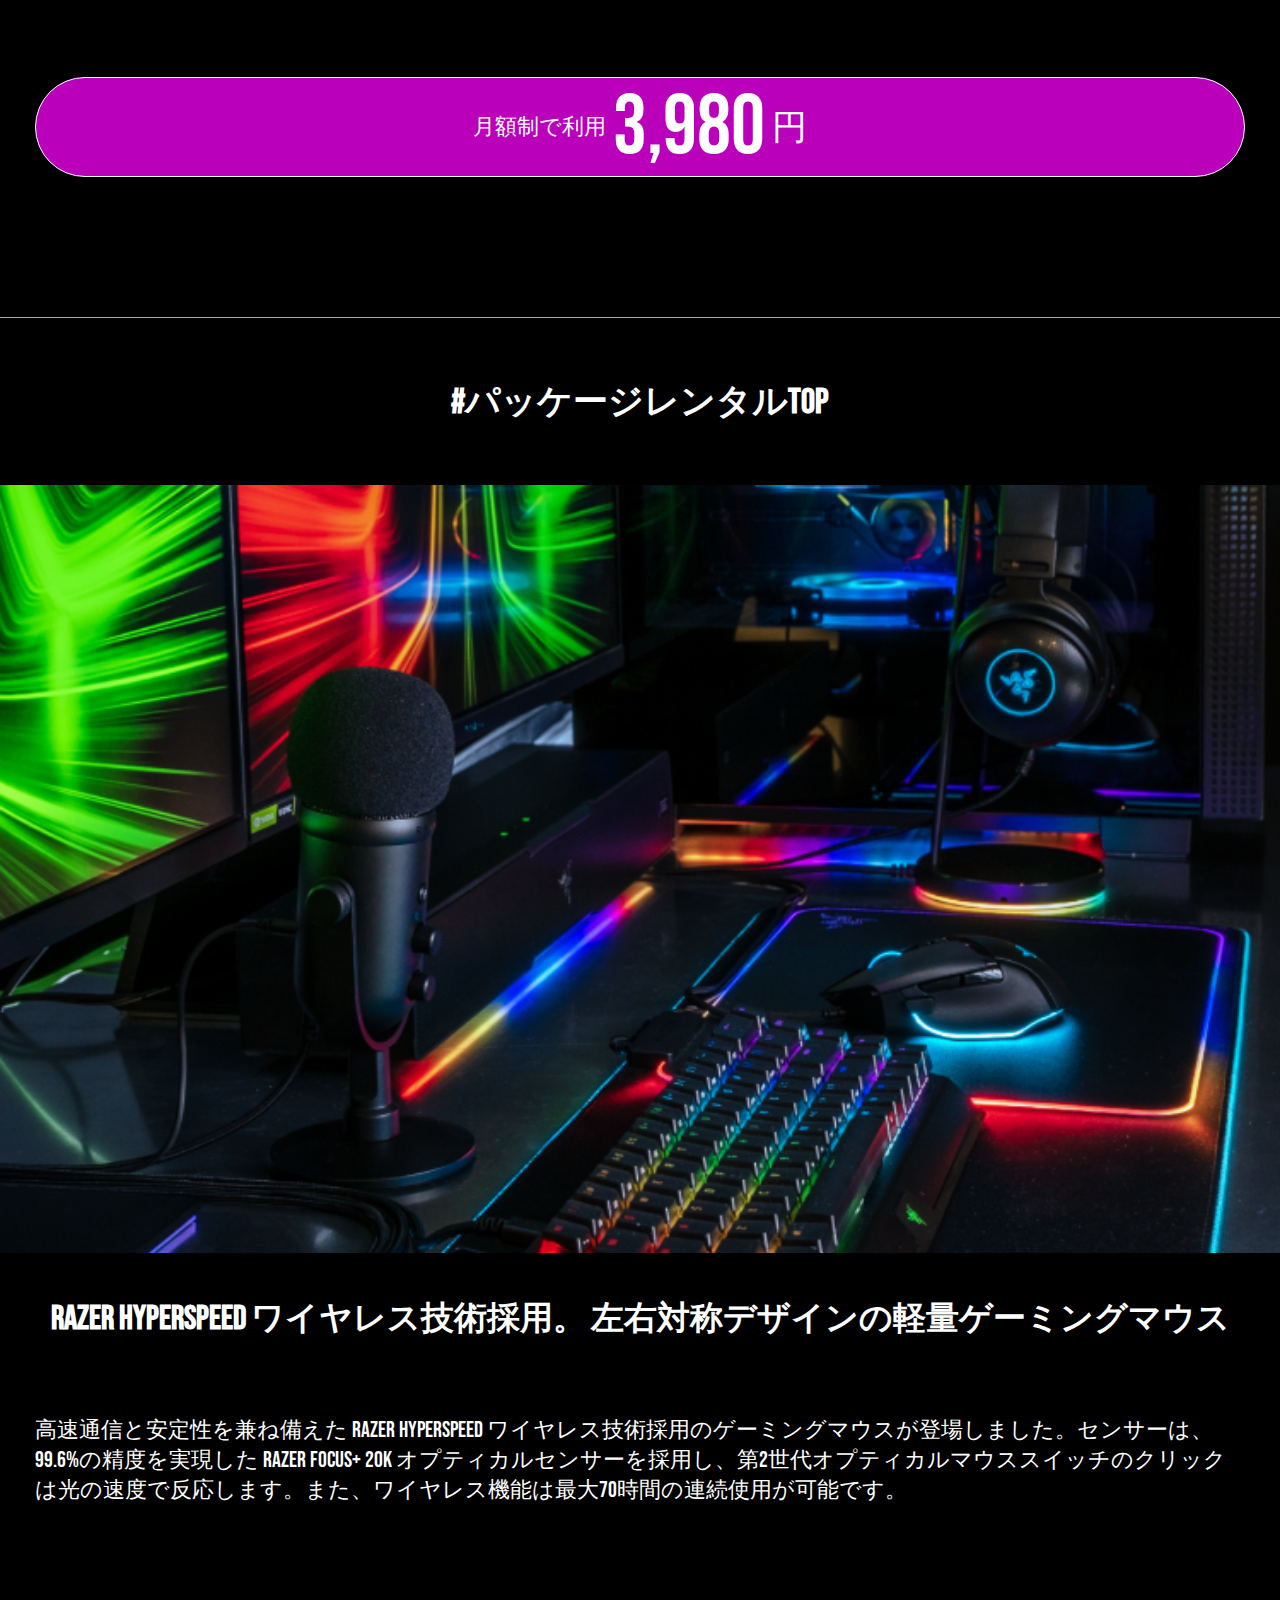
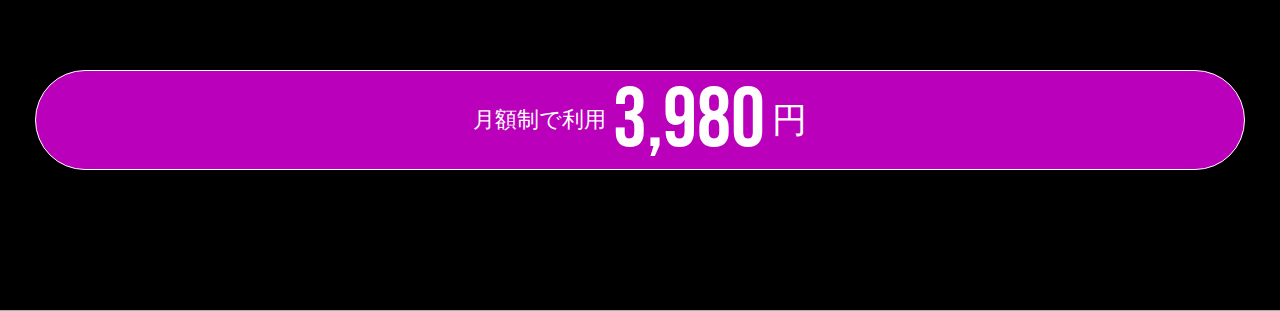
<file: package-rental/index.html>
<!DOCTYPE html>
<html lang="en">
  <head>
    <meta charset="UTF-8" />
    <meta http-equiv="X-UA-Compatible" content="IE=edge" />
    <meta name="viewport" content="width=device-width, initial-scale=1.0" />
    <link rel="preconnect" href="https://fonts.googleapis.com" />
    <link rel="preconnect" href="https://fonts.gstatic.com" crossorigin />
    <link
      href="https://fonts.googleapis.com/css2?family=Almarai:wght@300;400;700;800&display=swap"
      rel="stylesheet"
    />
    <link
      href="https://fonts.googleapis.com/css2?family=Bebas+Neue&display=swap"
      rel="stylesheet"
    />
    <link rel="stylesheet" href="css/styles.css" type="text/css" />
    <title>Device rental</title>
  </head>
  <body>
    <div class="row">
      <!-- wrapper -->
      <div class="wrapper">
        <div class="heading text-center">
          <h1>パッケージレンタルTOP リミテッドエディション</h1>
        </div>
        <!-- border-min -->
        <div class="border-min"></div>
        <p class="content text-center">
          ダミーゲーム、アミューズメント、出版、
          マーチャンダイジングなどのコンテンツ・サービスを通じて、
          お客様に常に最高のエンタテインメント機器を
          お届けするよう努めてまいります。
        </p>
        <!-- border-full -->
        <div class="border-full"></div>
        <!-- section article rectangle -->
        <section class="section-article-rectangle">
          <!-- container -->
          <div class="container">
            <div class="title text-center">
              <h2>#パッケージレンタルTOP</h2>
            </div>
            <div class="body flex flex-col justify-content-center">
              <div class="images text-center">
                <img src="images/bg-1.png" alt="" />
              </div>
              <div class="title-body text-center">
                <h3>
                  Razer HyperSpeed ワイヤレス技術採用。
                  左右対称デザインの軽量ゲーミングマウス
                </h3>
                <!-- border-min -->
                <div class="border-min"></div>
              </div>
              <div class="content">
                <p>
                  高速通信と安定性を兼ね備えた Razer HyperSpeed
                  ワイヤレス技術採用のゲーミングマウスが登場しました。センサーは、99.6%の精度を実現した
                  Razer Focus+ 20k
                  オプティカルセンサーを採用し、第2世代オプティカルマウススイッチのクリックは光の速度で反応します。また、ワイヤレス機能は最大70時間の連続使用が可能です。
                </p>
              </div>
              <div class="btn-footer-section">
                <button
                  class="btn btn-primary flex justify-content-center align-items-center"
                >
                  <span class="month">月額制で利用</span>
                  <span class="price">3,980</span>
                  <span class="type">円</span>
                </button>
              </div>
            </div>
          </div>
          <!-- end-container -->

          <!-- border-full -->
          <div class="border-full"></div>

          <div class="container">
            <div class="title text-center">
              <h2>#パッケージレンタルTOP</h2>
            </div>
            <div class="body flex flex-col justify-content-center">
              <div class="images text-center">
                <img src="images/bg-2.png" alt="" />
              </div>
              <div class="title-body text-center">
                <h3>
                  Razer HyperSpeed ワイヤレス技術採用。
                  左右対称デザインの軽量ゲーミングマウス
                </h3>
              </div>
              <div class="content">
                <p>
                  高速通信と安定性を兼ね備えた Razer HyperSpeed
                  ワイヤレス技術採用のゲーミングマウスが登場しました。センサーは、99.6%の精度を実現した
                  Razer Focus+ 20k
                  オプティカルセンサーを採用し、第2世代オプティカルマウススイッチのクリックは光の速度で反応します。また、ワイヤレス機能は最大70時間の連続使用が可能です。
                </p>
              </div>
              <div class="btn-footer-section">
                <button
                  class="btn btn-primary flex justify-content-center align-items-center"
                >
                  <span class="month">月額制で利用</span>
                  <span class="price">3,980</span>
                  <span class="type">円</span>
                </button>
              </div>
            </div>
          </div>
          <!-- border-full -->
          <div class="border-full"></div>
        </section>
      </div>
    </div>
  </body>
</html>
</file>
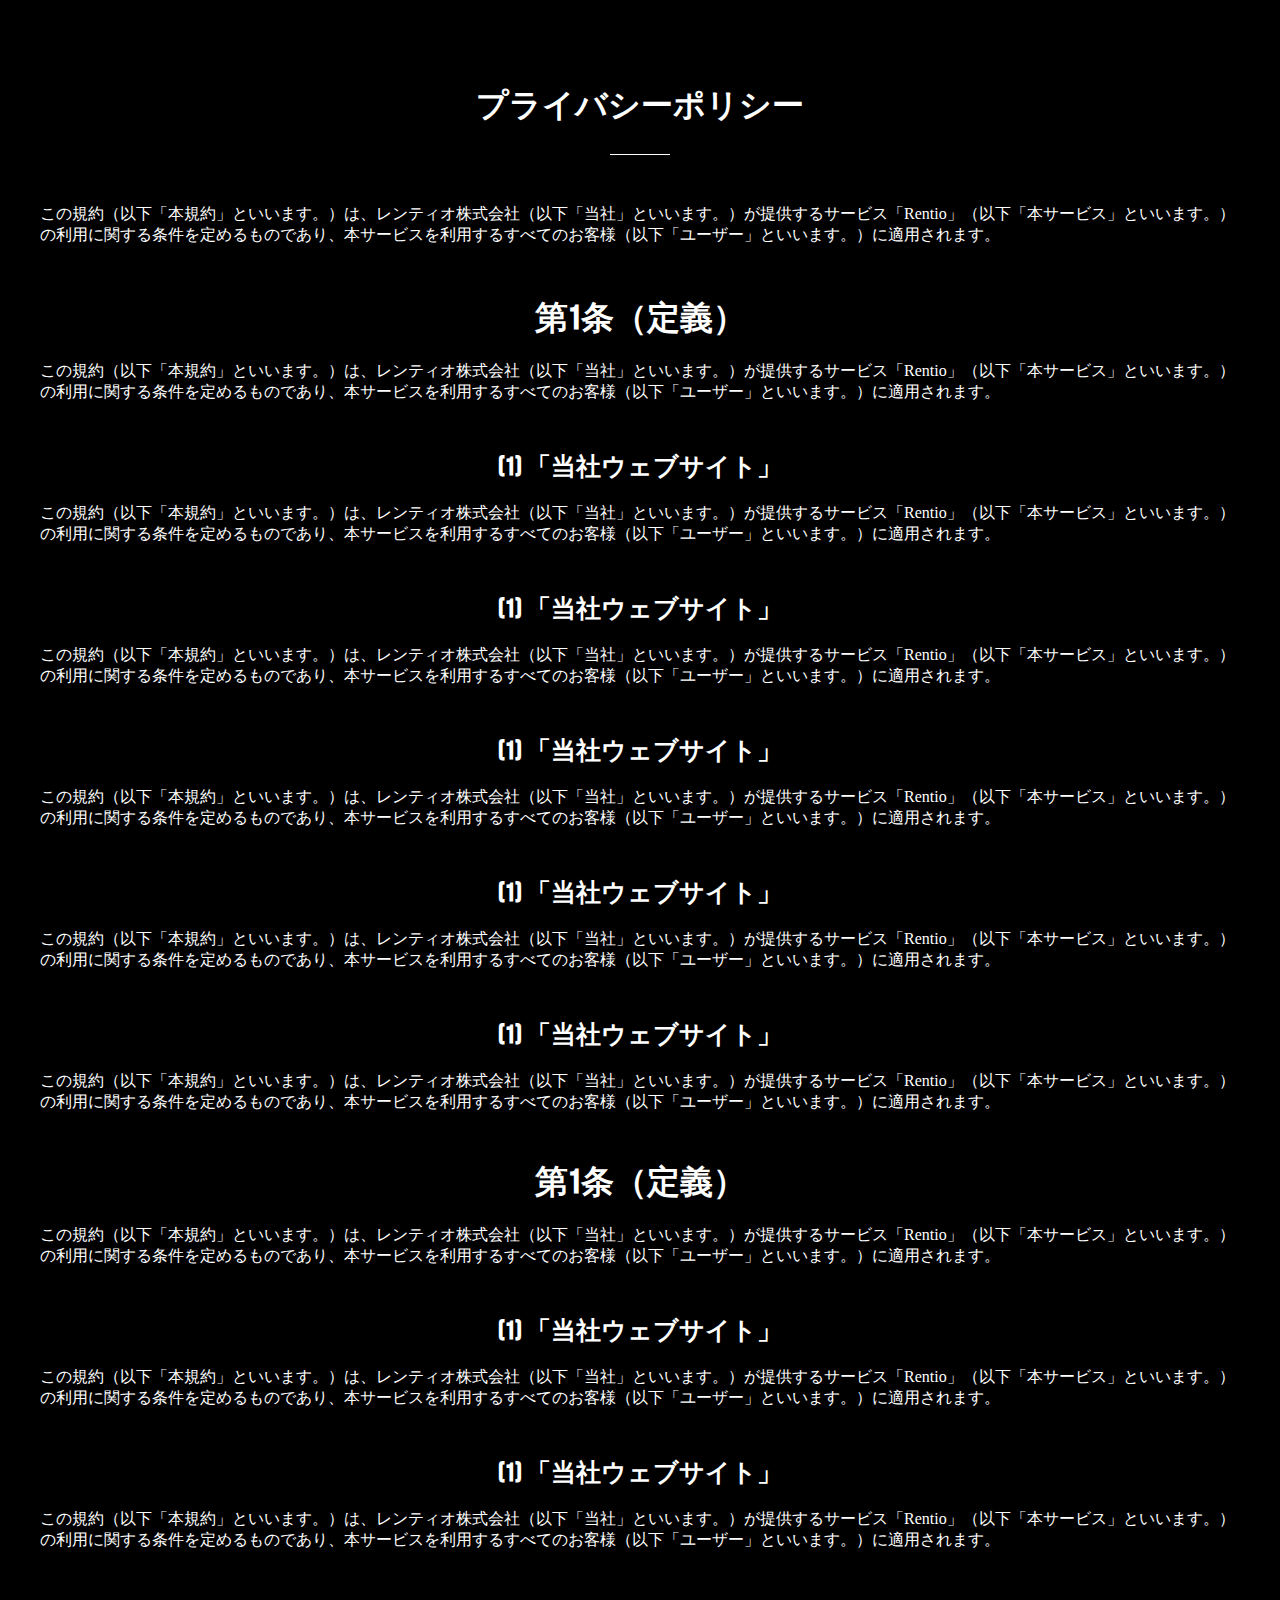
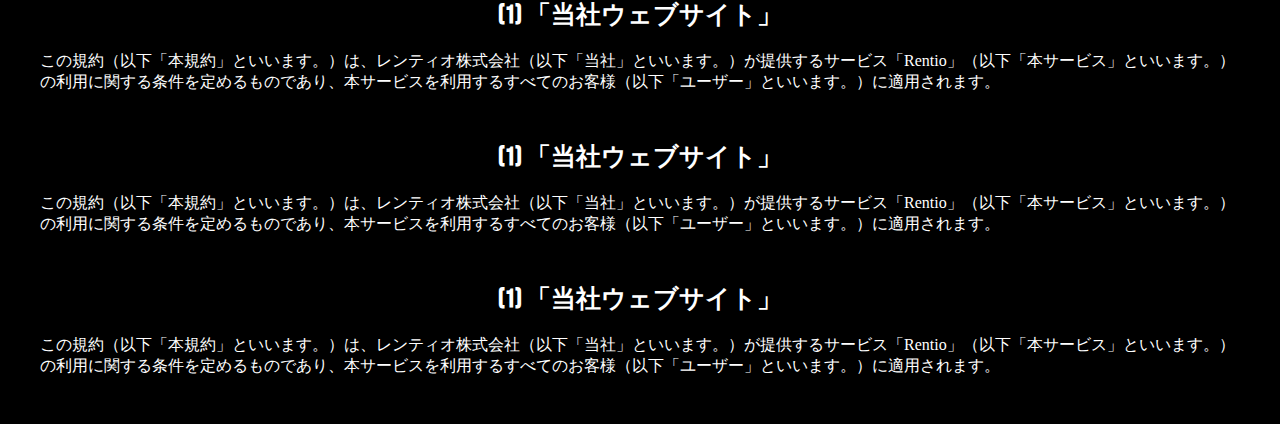
<file: privacy-policy/index.html>
<!DOCTYPE html>
<html lang="en">
  <head>
    <meta charset="UTF-8" />
    <meta http-equiv="X-UA-Compatible" content="IE=edge" />
    <meta name="viewport" content="width=device-width, initial-scale=1.0" />
    <link rel="preconnect" href="https://fonts.googleapis.com" />
    <link rel="preconnect" href="https://fonts.gstatic.com" crossorigin />
    <link
      href="https://fonts.googleapis.com/css2?family=Almarai:wght@300;400;700;800&display=swap"
      rel="stylesheet"
    />
    <link
      href="https://fonts.googleapis.com/css2?family=Bebas+Neue&display=swap"
      rel="stylesheet"
    />
    <link rel="stylesheet" href="css/styles.css" />
    <title>プライバシーポリシー</title>
  </head>
  <body>
    <div class="row">
      <div class="wrapper">
        <div class="header">
          <div class="heading text-center">
            <h1>プライバシーポリシー</h1>
          </div>
          <!-- border min -->
          <div class="border-min"></div>
          <p class="description">
            この規約（以下「本規約」といいます。）は、レンティオ株式会社（以下「当社」といいます。）が提供するサービス「Rentio」（以下「本サービス」といいます。）の利用に関する条件を定めるものであり、本サービスを利用するすべてのお客様（以下「ユーザー」といいます。）に適用されます。
          </p>
        </div>

        <!-- section-article -->
        <section class="section-article">
          <div class="section-article-body">
            <div class="title-article font-bg text-center">
              <h2>第1条（定義）</h2>
            </div>
            <p class="description-article">
              この規約（以下「本規約」といいます。）は、レンティオ株式会社（以下「当社」といいます。）が提供するサービス「Rentio」（以下「本サービス」といいます。）の利用に関する条件を定めるものであり、本サービスを利用するすべてのお客様（以下「ユーザー」といいます。）に適用されます。
            </p>

            <div class="title-article text-center">
              <h2>(1) 「当社ウェブサイト」</h2>
            </div>
            <p class="description-article">
              この規約（以下「本規約」といいます。）は、レンティオ株式会社（以下「当社」といいます。）が提供するサービス「Rentio」（以下「本サービス」といいます。）の利用に関する条件を定めるものであり、本サービスを利用するすべてのお客様（以下「ユーザー」といいます。）に適用されます。
            </p>

            <div class="title-article text-center">
              <h2>(1) 「当社ウェブサイト」</h2>
            </div>
            <p class="description-article">
              この規約（以下「本規約」といいます。）は、レンティオ株式会社（以下「当社」といいます。）が提供するサービス「Rentio」（以下「本サービス」といいます。）の利用に関する条件を定めるものであり、本サービスを利用するすべてのお客様（以下「ユーザー」といいます。）に適用されます。
            </p>

            <div class="title-article text-center">
              <h2>(1) 「当社ウェブサイト」</h2>
            </div>
            <p class="description-article">
              この規約（以下「本規約」といいます。）は、レンティオ株式会社（以下「当社」といいます。）が提供するサービス「Rentio」（以下「本サービス」といいます。）の利用に関する条件を定めるものであり、本サービスを利用するすべてのお客様（以下「ユーザー」といいます。）に適用されます。
            </p>

            <div class="title-article text-center">
              <h2>(1) 「当社ウェブサイト」</h2>
            </div>
            <p class="description-article">
              この規約（以下「本規約」といいます。）は、レンティオ株式会社（以下「当社」といいます。）が提供するサービス「Rentio」（以下「本サービス」といいます。）の利用に関する条件を定めるものであり、本サービスを利用するすべてのお客様（以下「ユーザー」といいます。）に適用されます。
            </p>

            <div class="title-article text-center">
              <h2>(1) 「当社ウェブサイト」</h2>
            </div>
            <p class="description-article">
              この規約（以下「本規約」といいます。）は、レンティオ株式会社（以下「当社」といいます。）が提供するサービス「Rentio」（以下「本サービス」といいます。）の利用に関する条件を定めるものであり、本サービスを利用するすべてのお客様（以下「ユーザー」といいます。）に適用されます。
            </p>
          </div>

          <div class="section-article-body">
            <div class="title-article font-bg text-center">
              <h2>第1条（定義）</h2>
            </div>
            <p class="description-article">
              この規約（以下「本規約」といいます。）は、レンティオ株式会社（以下「当社」といいます。）が提供するサービス「Rentio」（以下「本サービス」といいます。）の利用に関する条件を定めるものであり、本サービスを利用するすべてのお客様（以下「ユーザー」といいます。）に適用されます。
            </p>

            <div class="title-article text-center">
              <h2>(1) 「当社ウェブサイト」</h2>
            </div>
            <p class="description-article">
              この規約（以下「本規約」といいます。）は、レンティオ株式会社（以下「当社」といいます。）が提供するサービス「Rentio」（以下「本サービス」といいます。）の利用に関する条件を定めるものであり、本サービスを利用するすべてのお客様（以下「ユーザー」といいます。）に適用されます。
            </p>

            <div class="title-article text-center">
              <h2>(1) 「当社ウェブサイト」</h2>
            </div>
            <p class="description-article">
              この規約（以下「本規約」といいます。）は、レンティオ株式会社（以下「当社」といいます。）が提供するサービス「Rentio」（以下「本サービス」といいます。）の利用に関する条件を定めるものであり、本サービスを利用するすべてのお客様（以下「ユーザー」といいます。）に適用されます。
            </p>

            <div class="title-article text-center">
              <h2>(1) 「当社ウェブサイト」</h2>
            </div>
            <p class="description-article">
              この規約（以下「本規約」といいます。）は、レンティオ株式会社（以下「当社」といいます。）が提供するサービス「Rentio」（以下「本サービス」といいます。）の利用に関する条件を定めるものであり、本サービスを利用するすべてのお客様（以下「ユーザー」といいます。）に適用されます。
            </p>

            <div class="title-article text-center">
              <h2>(1) 「当社ウェブサイト」</h2>
            </div>
            <p class="description-article">
              この規約（以下「本規約」といいます。）は、レンティオ株式会社（以下「当社」といいます。）が提供するサービス「Rentio」（以下「本サービス」といいます。）の利用に関する条件を定めるものであり、本サービスを利用するすべてのお客様（以下「ユーザー」といいます。）に適用されます。
            </p>

            <div class="title-article text-center">
              <h2>(1) 「当社ウェブサイト」</h2>
            </div>
            <p class="description-article">
              この規約（以下「本規約」といいます。）は、レンティオ株式会社（以下「当社」といいます。）が提供するサービス「Rentio」（以下「本サービス」といいます。）の利用に関する条件を定めるものであり、本サービスを利用するすべてのお客様（以下「ユーザー」といいます。）に適用されます。
            </p>
          </div>
        </section>
      </div>
    </div>
  </body>
</html>
</file>
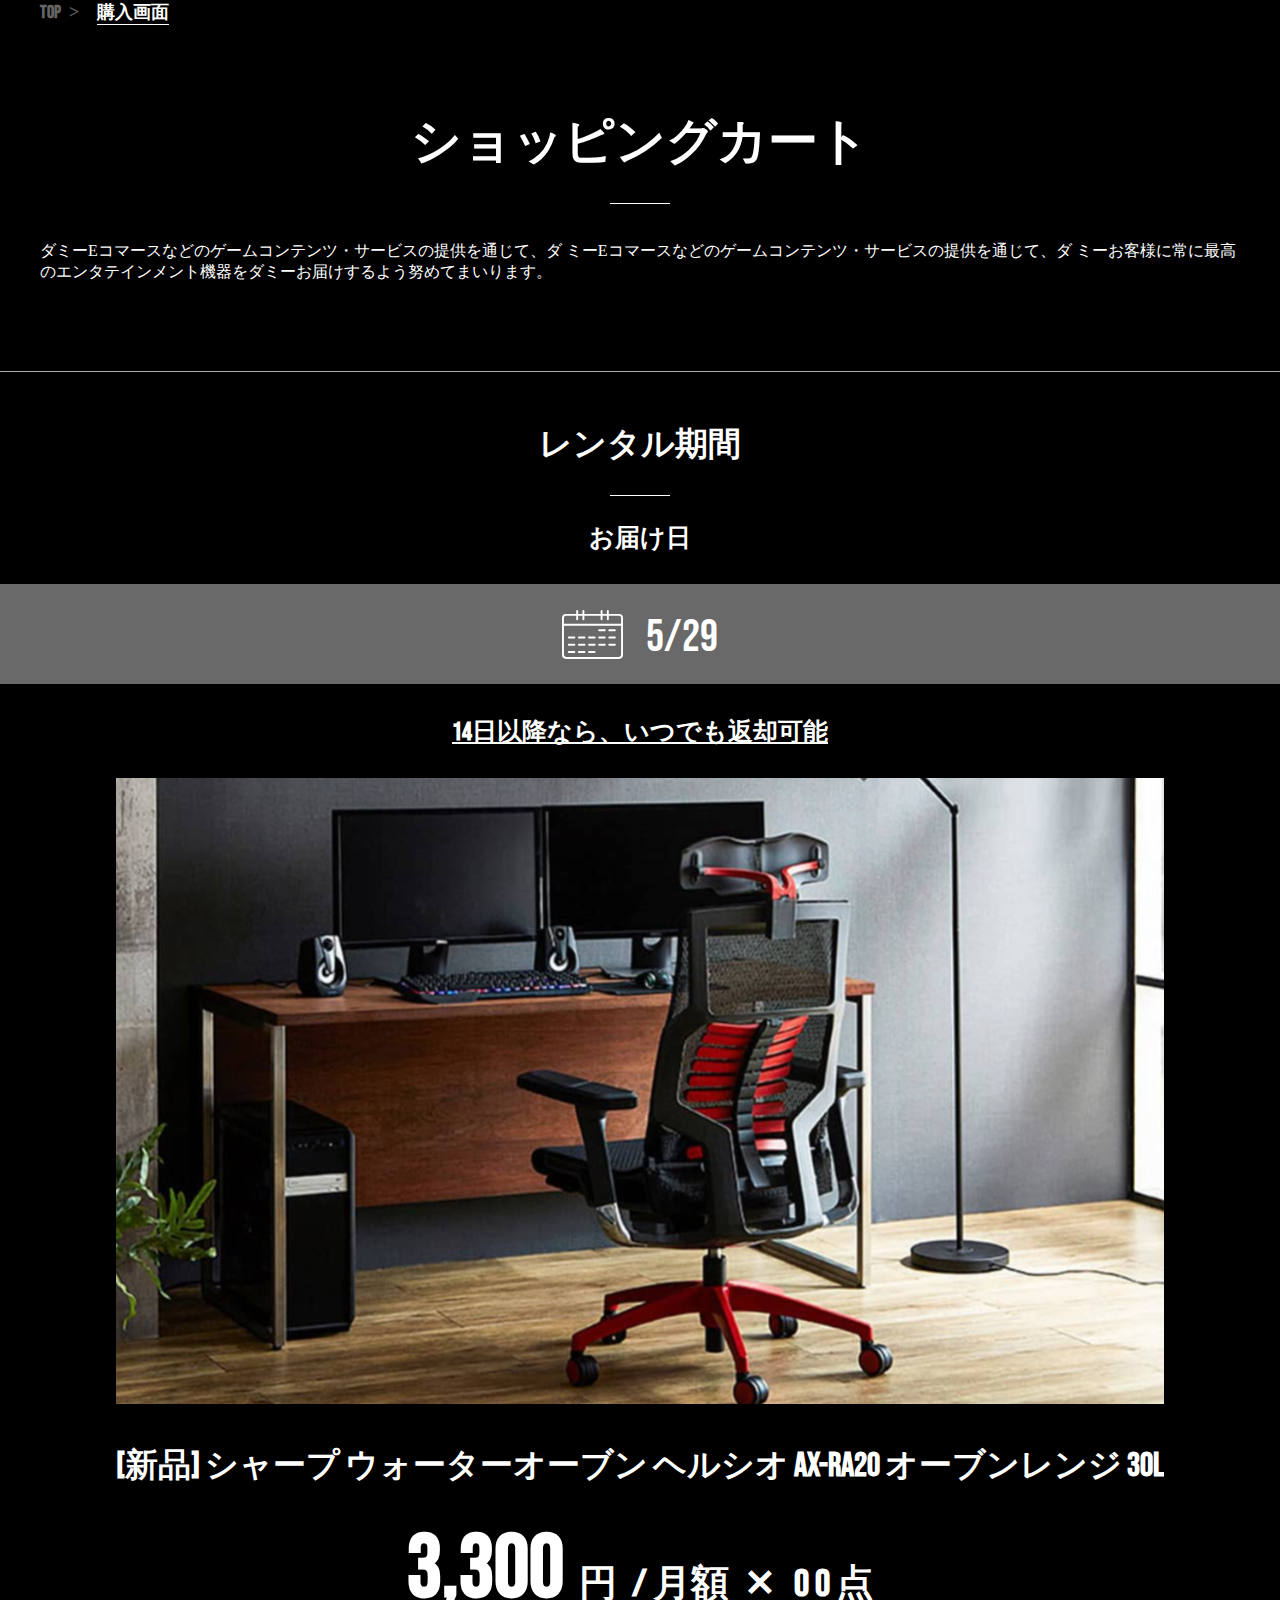
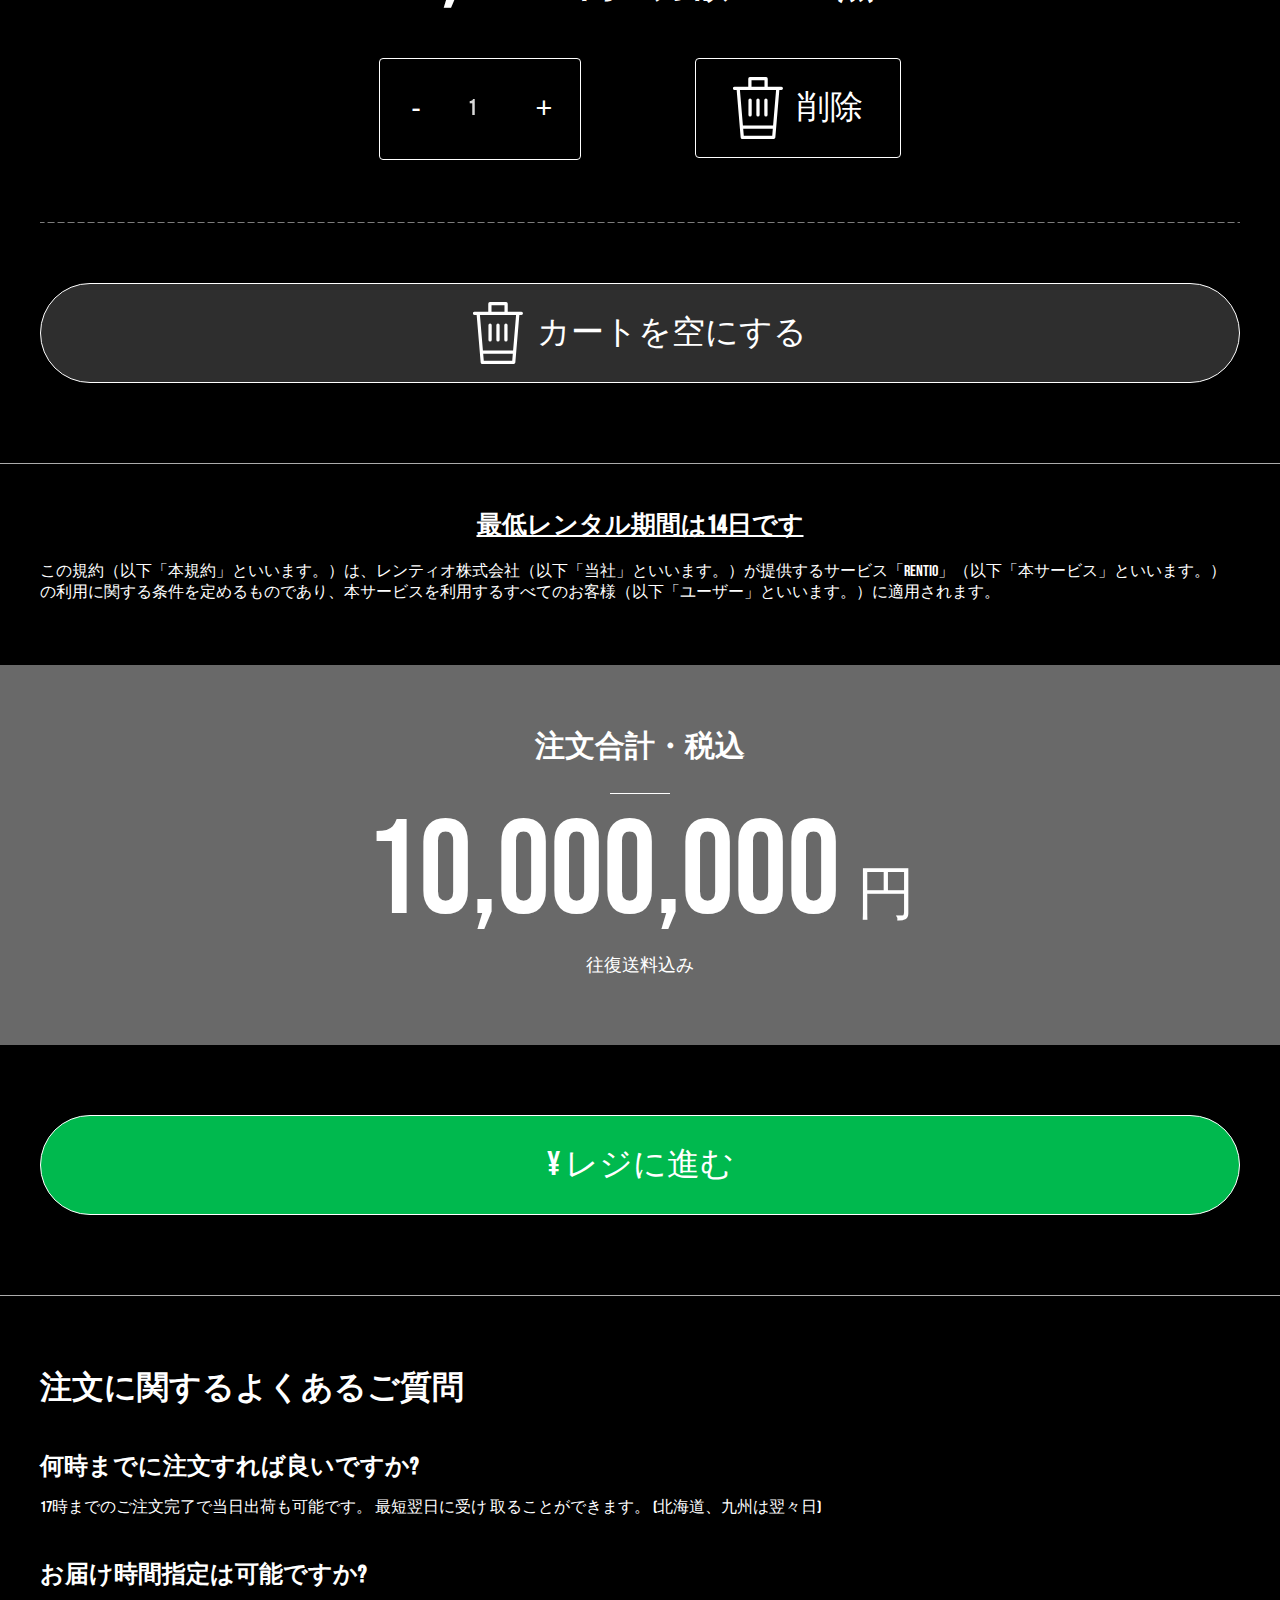
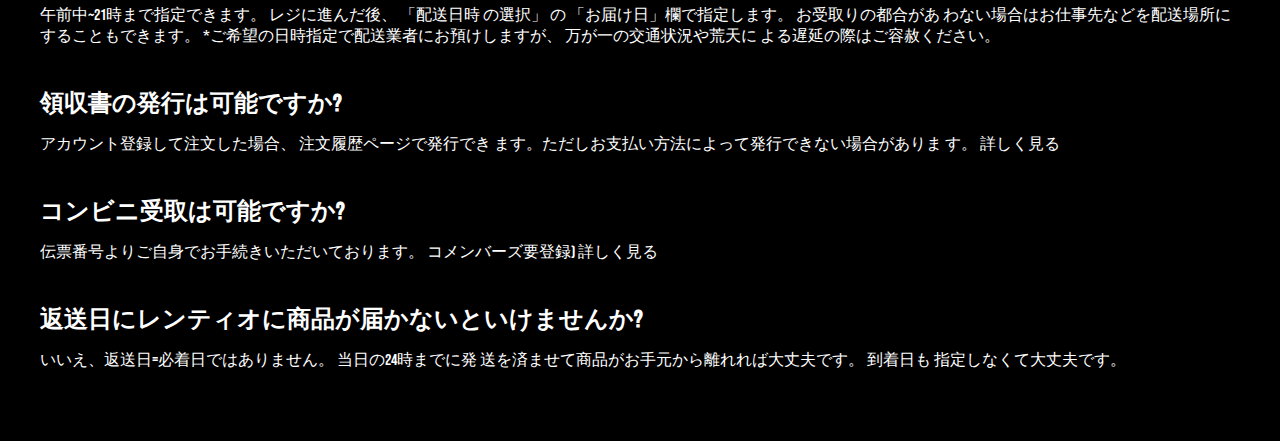
<file: shopping-cart/index.html>
<!DOCTYPE html>
<html lang="en">
  <head>
    <meta charset="UTF-8" />
    <meta http-equiv="X-UA-Compatible" content="IE=edge" />
    <meta name="viewport" content="width=device-width, initial-scale=1.0" />
    <link rel="preconnect" href="https://fonts.googleapis.com" />
    <link rel="preconnect" href="https://fonts.gstatic.com" crossorigin />
    <link
      href="https://fonts.googleapis.com/css2?family=Almarai:wght@300;400;700;800&display=swap"
      rel="stylesheet"
    />
    <link
      href="https://fonts.googleapis.com/css2?family=Bebas+Neue&display=swap"
      rel="stylesheet"
    />
    <link rel="stylesheet" href="./css/styles.css" type="text/css" />
    <title>Cart</title>
  </head>

  <body>
    <div class="row">
      <div class="breadcrumb">
        <span class="breadcrumb-separator">
          <span class="top">
            <a href="#">TOP</a>
          </span>
        </span>
        <span class="breadcrumb-separator">
          <span>
            <a href="#">購入画面</a>
          </span>
        </span>
      </div>
    </div>

    <div class="row">
      <!-- shopping-cart -->
      <section class="shopping-cart">
        <h1 class="title text-center">ショッピングカート</h1>
        <div class="border-min"></div>
        <div class="flex content justify-content-center">
          <p>
            ダミーEコマースなどのゲームコンテンツ・サービスの提供を通じて、ダ
            ミーEコマースなどのゲームコンテンツ・サービスの提供を通じて、ダ
            ミーお客様に常に最高のエンタテインメント機器をダミーお届けするよう努めてまいります。
          </p>
        </div>
        <!-- border full line -->
        <div class="border-full"></div>
      </section>

      <!-- rental-period -->
      <section class="rental-period">
        <h1 class="title-first text-center">レンタル期間</h1>
        <!-- border min line -->
        <div class="border-min"></div>
        <!-- border min line -->
        <h1 class="title-child text-center">お届け日</h1>
        <div class="date-main">
          <div class="date-child flex justify-content-center">
            <svg width="61" height="49">
              <image
                xlink:href="images/icon-date.svg"
                src="images/icon-date.svg"
                width="61"
                height="49"
              ></image>
            </svg>
            <span>5/29</span>
          </div>
        </div>
        <!-- note shopping-cart -->
        <h2 class="note text-center">14日以降なら、いつでも返却可能</h2>
      </section>

      <!-- shopping-cart-body -->
      <section class="shopping-cart-body flex flex-col align-items-center">
        <!-- product-items -->
        <div class="body-shop">
          <div class="bg-background">
            <img src="images/background.svg" alt="">
          </div>
          <h1 class="title text-center">
            [新品] シャープ ウォーターオーブン ヘルシオ AX-RA20 オーブンレンジ
            30L
          </h1>
          <!-- detail 1 -->
          <div class="detail flex justify-content-center">
            <span class="price">3,300</span>
            <span class="type-price">円</span>
            <span class="month">/ 月額</span>
            <span class="quantity">✕ &nbsp; 0 0 点</span>
          </div>
          <!-- detail 2 -->
          <div class="detail2 flex justify-content-center">
              <div class="cart-plus-minus rounded flex align-items-center">
                  <button class="dec qtybutton">-</button>
                  <input class="btn-shadow rounded dropcart-plus-minus-box" type="number" name="qtybutton" value="1">
                  <button class="inc qtybutton">+</button>
              </div>
              <button class="btn-shadow rounded flex align-items-center">
                <svg width="50" height="62">
                  <image
                    xlink:href="images/icon-trash.svg"
                    src="images/icon-trash.svg"
                    width="50"
                    height="62"
                  ></image>
                </svg>
                削除
              </button>
          </div>
        </div>
        <!-- end-product-items -->

        <!-- border-driver -->
        <div class="item-divider"></div>

        <!-- detail-footer -->
        <div class="detail-footer">
          <button
            class="flex justify-content-center align-items-center btn btn-secondary rounded-full"
          >
            <svg width="50" height="62">
              <image
                xlink:href="images/icon-trash.svg"
                src="images/icon-trash.svg"
                width="50"
                height="62"
              ></image>
            </svg>
            カートを空にする
          </button>
        </div>
      </section>
      <!-- border full line -->
      <div class="border-full"></div>

      <!-- minimum-rental-period -->
      <section class="minimum-rental-period">
        <h2 class="title text-center">最低レンタル期間は14日です</h2>
        <p>
          この規約（以下「本規約」といいます。）は、レンティオ株式会社（以下「当社」といいます。）が提供するサービス「Rentio」（以下「本サービス」といいます。）の利用に関する条件を定めるものであり、本サービスを利用するすべてのお客様（以下「ユーザー」といいます。）に適用されます。
        </p>
        <div class="total-order text-center">
          <h2 class="total-order-heading">注文合計・税込</h2>
          <!-- border min line -->
          <div class="border-min"></div>
          <div class="detail-total-order flex justify-content-center">
            <span class="price">10,000,000</span>
            <span class="type-price">円</span>
            <span class="tax">往復送料込み</span>
          </div>
        </div>
        <div class="button-order">
          <button class="btn btn-success rounded-full">¥ レジに進む</button>
        </div>
      </section>
      <!-- border full line -->
      <div class="border-full"></div>

      <!-- question-order -->
      <section class="question-order">
        <h1 class="question-title">注文に関するよくあるご質問</h2>
        <div class="question-content">
          <h2 class="question-content-title">何時までに注文すれば良いですか?</h2>
          <p>17時までのご注文完了で当日出荷も可能です。 最短翌日に受け 取ることができます。 (北海道、九州は翌々日)</p>
        </div>
        <!-- end question 1 -->
        <div class="question-content">
          <h2 class="question-content-title">お届け時間指定は可能ですか?</h2>
          <p>午前中~21時まで指定できます。 レジに進んだ後、 「配送日時 の選択」 の 「お届け日」欄で指定します。 お受取りの都合があ わない場合はお仕事先などを配送場所にすることもできます。 *ご希望の日時指定で配送業者にお預けしますが、 万が一の交通状況や荒天に よる遅延の際はご容赦ください。</p>
        </div>
        <!-- end question 2 -->
        <div class="question-content">
          <h2 class="question-content-title">領収書の発行は可能ですか?</h2>
          <p>アカウント登録して注文した場合、 注文履歴ページで発行でき ます。ただしお支払い方法によって発行できない場合がありま す。 詳しく見る</p>
        </div>
        <!-- end question 3 -->
        <div class="question-content">
          <h2 class="question-content-title">コンビニ受取は可能ですか?</h2>
          <p>伝票番号よりご自身でお手続きいただいております。 コメンバーズ要登録) 詳しく見る</p>
        </div>
        <!-- end question 4 -->
        <div class="question-content">
          <h2 class="question-content-title">返送日にレンティオに商品が届かないといけませんか?</h2>
          <p>いいえ、返送日=必着日ではありません。 当日の24時までに発 送を済ませて商品がお手元から離れれば大丈夫です。 到着日も 指定しなくて大丈夫です。</p>
        </div>
        <!-- end question 5 -->
      </section>
    </div>
  </body><!-- Scripts -->
  <script
    type="text/javascript"
    src="https://cdnjs.cloudflare.com/ajax/libs/jquery/3.6.0/jquery.min.js"
  ></script>
  <script>
    var CartPlusMinus = $(".cart-plus-minus");
    $(".qtybutton").on("click", function() {
        var $button = $(this);
        var oldValue = $button.parent().find("input").val();
        if ($button.text() === "+") {
            var newVal = parseFloat(oldValue) + 1;
        } else {
            // Don't allow decrementing below zero
            if (oldValue > 1) {
                var newVal = parseFloat(oldValue) - 1;
            } else {
                newVal = 1;
            }
        }
        $button.parent().find("input").val(newVal);
    });
  </script>
</html>
</file>
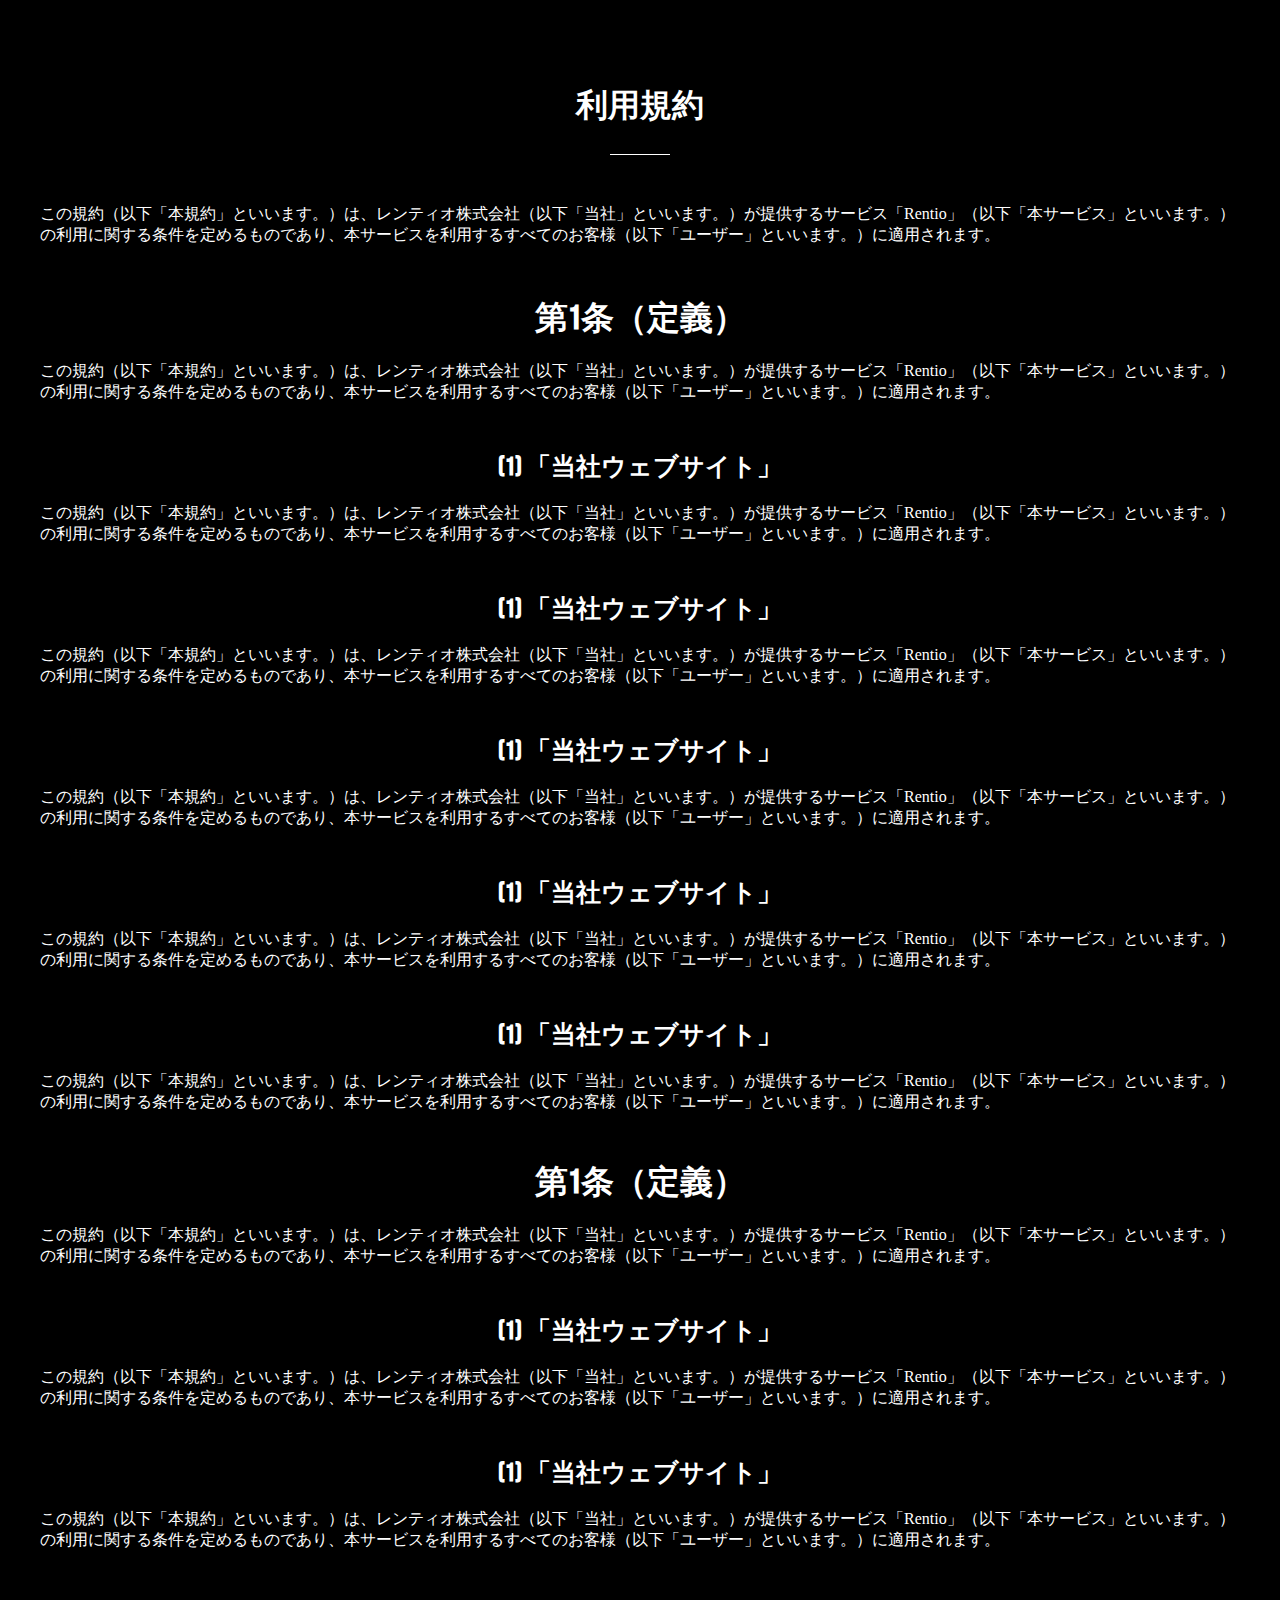
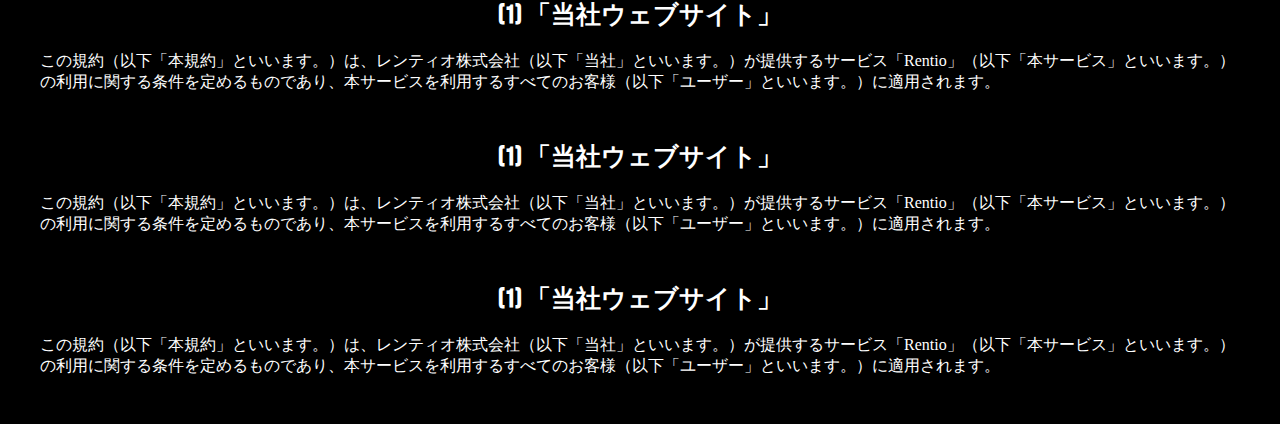
<file: terms-of-use/index.html>
<!DOCTYPE html>
<html lang="en">
  <head>
    <meta charset="UTF-8" />
    <meta http-equiv="X-UA-Compatible" content="IE=edge" />
    <meta name="viewport" content="width=device-width, initial-scale=1.0" />
    <link rel="preconnect" href="https://fonts.googleapis.com" />
    <link rel="preconnect" href="https://fonts.gstatic.com" crossorigin />
    <link
      href="https://fonts.googleapis.com/css2?family=Almarai:wght@300;400;700;800&display=swap"
      rel="stylesheet"
    />
    <link
      href="https://fonts.googleapis.com/css2?family=Bebas+Neue&display=swap"
      rel="stylesheet"
    />
    <link rel="stylesheet" href="css/styles.css" />
    <title>利用規約</title>
  </head>
  <body>
    <div class="row">
      <div class="wrapper">
        <div class="header">
          <div class="heading text-center">
            <h1>利用規約</h1>
          </div>
          <!-- border min -->
          <div class="border-min"></div>
          <p class="description">
            この規約（以下「本規約」といいます。）は、レンティオ株式会社（以下「当社」といいます。）が提供するサービス「Rentio」（以下「本サービス」といいます。）の利用に関する条件を定めるものであり、本サービスを利用するすべてのお客様（以下「ユーザー」といいます。）に適用されます。
          </p>
        </div>

        <!-- section-article -->
        <section class="section-article">
          <div class="section-article-body">
            <div class="title-article font-bg text-center">
              <h2>第1条（定義）</h2>
            </div>
            <p class="description-article">
              この規約（以下「本規約」といいます。）は、レンティオ株式会社（以下「当社」といいます。）が提供するサービス「Rentio」（以下「本サービス」といいます。）の利用に関する条件を定めるものであり、本サービスを利用するすべてのお客様（以下「ユーザー」といいます。）に適用されます。
            </p>

            <div class="title-article text-center">
              <h2>(1) 「当社ウェブサイト」</h2>
            </div>
            <p class="description-article">
              この規約（以下「本規約」といいます。）は、レンティオ株式会社（以下「当社」といいます。）が提供するサービス「Rentio」（以下「本サービス」といいます。）の利用に関する条件を定めるものであり、本サービスを利用するすべてのお客様（以下「ユーザー」といいます。）に適用されます。
            </p>

            <div class="title-article text-center">
              <h2>(1) 「当社ウェブサイト」</h2>
            </div>
            <p class="description-article">
              この規約（以下「本規約」といいます。）は、レンティオ株式会社（以下「当社」といいます。）が提供するサービス「Rentio」（以下「本サービス」といいます。）の利用に関する条件を定めるものであり、本サービスを利用するすべてのお客様（以下「ユーザー」といいます。）に適用されます。
            </p>

            <div class="title-article text-center">
              <h2>(1) 「当社ウェブサイト」</h2>
            </div>
            <p class="description-article">
              この規約（以下「本規約」といいます。）は、レンティオ株式会社（以下「当社」といいます。）が提供するサービス「Rentio」（以下「本サービス」といいます。）の利用に関する条件を定めるものであり、本サービスを利用するすべてのお客様（以下「ユーザー」といいます。）に適用されます。
            </p>

            <div class="title-article text-center">
              <h2>(1) 「当社ウェブサイト」</h2>
            </div>
            <p class="description-article">
              この規約（以下「本規約」といいます。）は、レンティオ株式会社（以下「当社」といいます。）が提供するサービス「Rentio」（以下「本サービス」といいます。）の利用に関する条件を定めるものであり、本サービスを利用するすべてのお客様（以下「ユーザー」といいます。）に適用されます。
            </p>

            <div class="title-article text-center">
              <h2>(1) 「当社ウェブサイト」</h2>
            </div>
            <p class="description-article">
              この規約（以下「本規約」といいます。）は、レンティオ株式会社（以下「当社」といいます。）が提供するサービス「Rentio」（以下「本サービス」といいます。）の利用に関する条件を定めるものであり、本サービスを利用するすべてのお客様（以下「ユーザー」といいます。）に適用されます。
            </p>
          </div>

          <div class="section-article-body">
            <div class="title-article font-bg text-center">
              <h2>第1条（定義）</h2>
            </div>
            <p class="description-article">
              この規約（以下「本規約」といいます。）は、レンティオ株式会社（以下「当社」といいます。）が提供するサービス「Rentio」（以下「本サービス」といいます。）の利用に関する条件を定めるものであり、本サービスを利用するすべてのお客様（以下「ユーザー」といいます。）に適用されます。
            </p>

            <div class="title-article text-center">
              <h2>(1) 「当社ウェブサイト」</h2>
            </div>
            <p class="description-article">
              この規約（以下「本規約」といいます。）は、レンティオ株式会社（以下「当社」といいます。）が提供するサービス「Rentio」（以下「本サービス」といいます。）の利用に関する条件を定めるものであり、本サービスを利用するすべてのお客様（以下「ユーザー」といいます。）に適用されます。
            </p>

            <div class="title-article text-center">
              <h2>(1) 「当社ウェブサイト」</h2>
            </div>
            <p class="description-article">
              この規約（以下「本規約」といいます。）は、レンティオ株式会社（以下「当社」といいます。）が提供するサービス「Rentio」（以下「本サービス」といいます。）の利用に関する条件を定めるものであり、本サービスを利用するすべてのお客様（以下「ユーザー」といいます。）に適用されます。
            </p>

            <div class="title-article text-center">
              <h2>(1) 「当社ウェブサイト」</h2>
            </div>
            <p class="description-article">
              この規約（以下「本規約」といいます。）は、レンティオ株式会社（以下「当社」といいます。）が提供するサービス「Rentio」（以下「本サービス」といいます。）の利用に関する条件を定めるものであり、本サービスを利用するすべてのお客様（以下「ユーザー」といいます。）に適用されます。
            </p>

            <div class="title-article text-center">
              <h2>(1) 「当社ウェブサイト」</h2>
            </div>
            <p class="description-article">
              この規約（以下「本規約」といいます。）は、レンティオ株式会社（以下「当社」といいます。）が提供するサービス「Rentio」（以下「本サービス」といいます。）の利用に関する条件を定めるものであり、本サービスを利用するすべてのお客様（以下「ユーザー」といいます。）に適用されます。
            </p>

            <div class="title-article text-center">
              <h2>(1) 「当社ウェブサイト」</h2>
            </div>
            <p class="description-article">
              この規約（以下「本規約」といいます。）は、レンティオ株式会社（以下「当社」といいます。）が提供するサービス「Rentio」（以下「本サービス」といいます。）の利用に関する条件を定めるものであり、本サービスを利用するすべてのお客様（以下「ユーザー」といいます。）に適用されます。
            </p>
          </div>
        </section>
      </div>
    </div>
  </body>
</html>
</file>
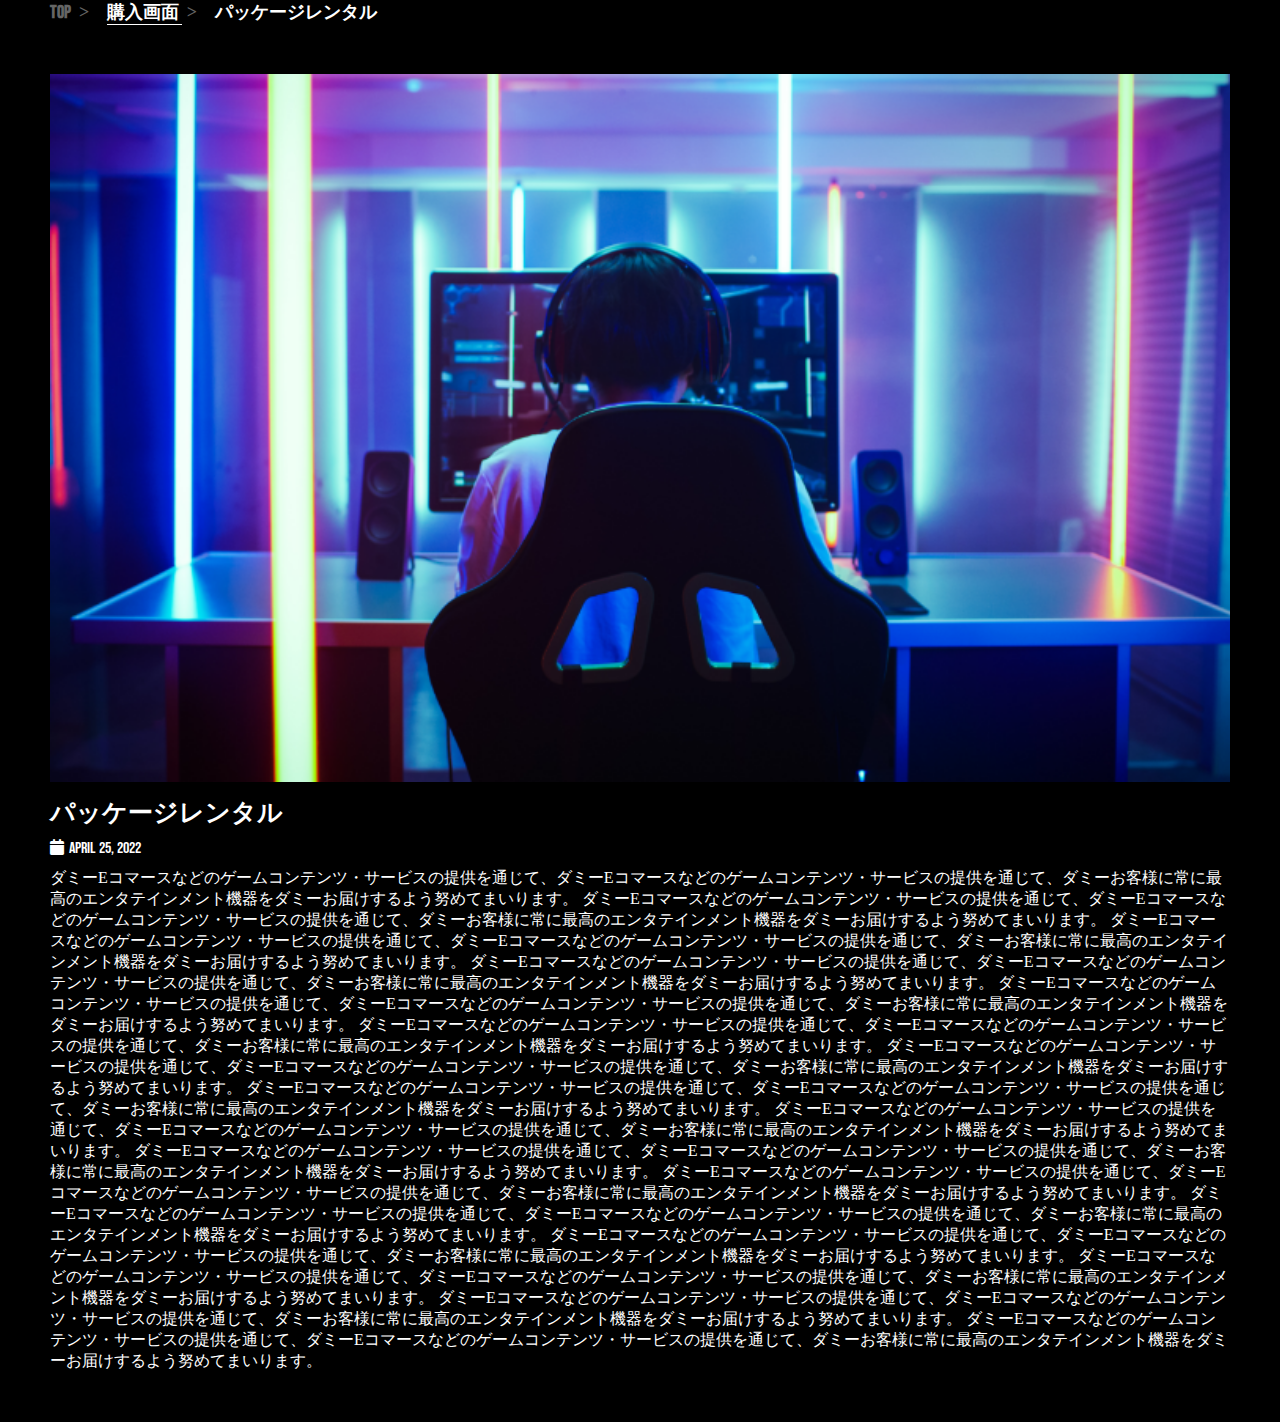
<file: news/detail.html>
<!DOCTYPE html>
<html lang="en">
  <head>
    <meta charset="UTF-8" />
    <meta http-equiv="X-UA-Compatible" content="IE=edge" />
    <meta name="viewport" content="width=device-width, initial-scale=1.0" />
    <link rel="preconnect" href="https://fonts.googleapis.com" />
    <link rel="preconnect" href="https://fonts.gstatic.com" crossorigin />
    <link
      href="https://fonts.googleapis.com/css2?family=Almarai:wght@300;400;700;800&display=swap"
      rel="stylesheet"
    />
    <link
      href="https://fonts.googleapis.com/css2?family=Bebas+Neue&display=swap"
      rel="stylesheet"
    />
    <link
      rel="stylesheet"
      href="https://cdnjs.cloudflare.com/ajax/libs/font-awesome/6.1.1/css/all.min.css"
    />
    <link rel="stylesheet" href="css/detail.css" />
    <title>Detail</title>
  </head>
  <body>
    <div class="row">
      <div class="breadcrumb">
        <span class="breadcrumb-separator">
          <span class="top">
            <a href="#">TOP</a>
          </span>
        </span>
        <span class="breadcrumb-separator">
          <span>
            <a href="#">購入画面</a>
          </span>
        </span>
        <span class="breadcrumb-separator">
          <span class="top">パッケージレンタル</span>
        </span>
      </div>
    </div>

    <div class="row">
      <div class="wrapper">
        <div class="container flex flex-col">
          <div class="bg-heading text-center">
            <img src="images/bg.png" alt="" />
          </div>
          <div class="title">
            <h1>パッケージレンタル</h1>
          </div>
          <span class="date flex">
            <div class="icon">
              <i class="fa fa-calendar" aria-hidden="true"></i>
            </div>
            APRIL 25, 2022
          </span>
          <p class="preview">
            ダミーEコマースなどのゲームコンテンツ・サービスの提供を通じて、ダミーEコマースなどのゲームコンテンツ・サービスの提供を通じて、ダミーお客様に常に最高のエンタテインメント機器をダミーお届けするよう努めてまいります。
            ダミーEコマースなどのゲームコンテンツ・サービスの提供を通じて、ダミーEコマースなどのゲームコンテンツ・サービスの提供を通じて、ダミーお客様に常に最高のエンタテインメント機器をダミーお届けするよう努めてまいります。
            ダミーEコマースなどのゲームコンテンツ・サービスの提供を通じて、ダミーEコマースなどのゲームコンテンツ・サービスの提供を通じて、ダミーお客様に常に最高のエンタテインメント機器をダミーお届けするよう努めてまいります。
            ダミーEコマースなどのゲームコンテンツ・サービスの提供を通じて、ダミーEコマースなどのゲームコンテンツ・サービスの提供を通じて、ダミーお客様に常に最高のエンタテインメント機器をダミーお届けするよう努めてまいります。
            ダミーEコマースなどのゲームコンテンツ・サービスの提供を通じて、ダミーEコマースなどのゲームコンテンツ・サービスの提供を通じて、ダミーお客様に常に最高のエンタテインメント機器をダミーお届けするよう努めてまいります。
            ダミーEコマースなどのゲームコンテンツ・サービスの提供を通じて、ダミーEコマースなどのゲームコンテンツ・サービスの提供を通じて、ダミーお客様に常に最高のエンタテインメント機器をダミーお届けするよう努めてまいります。
            ダミーEコマースなどのゲームコンテンツ・サービスの提供を通じて、ダミーEコマースなどのゲームコンテンツ・サービスの提供を通じて、ダミーお客様に常に最高のエンタテインメント機器をダミーお届けするよう努めてまいります。
            ダミーEコマースなどのゲームコンテンツ・サービスの提供を通じて、ダミーEコマースなどのゲームコンテンツ・サービスの提供を通じて、ダミーお客様に常に最高のエンタテインメント機器をダミーお届けするよう努めてまいります。
            ダミーEコマースなどのゲームコンテンツ・サービスの提供を通じて、ダミーEコマースなどのゲームコンテンツ・サービスの提供を通じて、ダミーお客様に常に最高のエンタテインメント機器をダミーお届けするよう努めてまいります。
            ダミーEコマースなどのゲームコンテンツ・サービスの提供を通じて、ダミーEコマースなどのゲームコンテンツ・サービスの提供を通じて、ダミーお客様に常に最高のエンタテインメント機器をダミーお届けするよう努めてまいります。
            ダミーEコマースなどのゲームコンテンツ・サービスの提供を通じて、ダミーEコマースなどのゲームコンテンツ・サービスの提供を通じて、ダミーお客様に常に最高のエンタテインメント機器をダミーお届けするよう努めてまいります。
            ダミーEコマースなどのゲームコンテンツ・サービスの提供を通じて、ダミーEコマースなどのゲームコンテンツ・サービスの提供を通じて、ダミーお客様に常に最高のエンタテインメント機器をダミーお届けするよう努めてまいります。
            ダミーEコマースなどのゲームコンテンツ・サービスの提供を通じて、ダミーEコマースなどのゲームコンテンツ・サービスの提供を通じて、ダミーお客様に常に最高のエンタテインメント機器をダミーお届けするよう努めてまいります。
            ダミーEコマースなどのゲームコンテンツ・サービスの提供を通じて、ダミーEコマースなどのゲームコンテンツ・サービスの提供を通じて、ダミーお客様に常に最高のエンタテインメント機器をダミーお届けするよう努めてまいります。
            ダミーEコマースなどのゲームコンテンツ・サービスの提供を通じて、ダミーEコマースなどのゲームコンテンツ・サービスの提供を通じて、ダミーお客様に常に最高のエンタテインメント機器をダミーお届けするよう努めてまいります。
            ダミーEコマースなどのゲームコンテンツ・サービスの提供を通じて、ダミーEコマースなどのゲームコンテンツ・サービスの提供を通じて、ダミーお客様に常に最高のエンタテインメント機器をダミーお届けするよう努めてまいります。
          </p>
        </div>
      </div>
    </div>
  </body>
</html>
</file>
<file: change-address/css/styles.css>
* {
  margin: 0;
}

a {
  text-decoration: none;
  color: #fff;
}

body {
  background-color: #000;
  color: #fff;
}

.row {
  margin: 0px 100px;
}

.flex {
  display: flex;
}

.flex-col {
  flex-direction: column;
}

.justify-content-center {
  justify-content: center;
}

.align-items-center {
  align-items: center;
}

.text-center {
  text-align: center;
}

.btn {
  width: 100%;
  color: #fff;
  border-style: none;
  cursor: pointer;
  background-color: transparent;
}

/* Border line */
.border-min {
  position: absolute;
  left: 0;
  right: 0;
  border-bottom: 1px solid #fff;
  width: 60px;
  margin: 0 auto;
}

.border-full {
  width: 100%;
  border-bottom: 1px solid #acacac;
}

.wrapper .heading {
  font-size: 46px;
  font-weight: bold;
  margin: 84px 0 26px 0;
  font-family: "Bebas Neue", cursive;
}

.wrapper .heading span i {
  margin-right: 30px;
}

.container .body {
  width: 95%;
  padding: 20px 0;
  font-family: "Bebas Neue", cursive;
}

.container .location {
  position: relative;
}

.container .location i {
  position: absolute;
  right: 0;
  bottom: 22px;
}

.container .body .title {
  font-size: 20px;
  font-weight: bold;
  line-height: 50px;
}

.container .body .default,
.container .body .shipping-address,
.container .location i {
  color: #d66262;
}

.container .body span {
  margin-right: 10px;
}

.container .body .address {
  font-size: 15px;
  line-height: 25px;
}

/* button-footer */
.button-footer {
  margin: 20px 0;
  position: relative;
}

.button-footer button .icon-add i {
  position: absolute;
  right: 0;
  bottom: 0;
}
  
@media (min-width: 320px) and (max-width: 650px) {
  .row {
    margin: 0 15px;
  }

  .wrapper .heading {
    font-size: 43px;
  }

  .wrapper .heading span i {
    margin-right: 15px; 
  }
}
</file>
<file: contact/css/styles.css>
* {
  margin: 0;
}

a {
  text-decoration: none;
  color: #fff;
}

body {
  background-color: #000;
  color: #fff;
}

.mb-50 {
  margin-bottom: 50px;
}

.flex {
  display: flex;
}

.flex-col {
  flex-direction: column;
}

.justify-content-center {
  justify-content: center;
}

.align-items-center {
  align-items: center;
}

.text-center {
  text-align: center;
}

/* Border line */
.border-min {
  position: absolute;
  left: 0;
  right: 0;
  border-bottom: 1px solid #fff;
  width: 60px;
  margin: 0 auto;
}

.rounded-full {
  border-radius: 9999px;
}

.btn {
  width: 100%;
  line-height: 60px;
  color: #fff;
  font-size: 33px;
  font-weight: bold;
  border: 1px solid #fff;
  padding: 10px 50px;
  background-color: #696969;
  font-family: "Bebas Neue", cursive;
}

.wrapper .heading {
  margin: 84px 0 26px 0;
}

.wrapper .content {
  padding: 46px 64px;
}

.wrapper .background-image {
  width: 100%;
}

.wrapper .heading h1 {
  font-size: 46px;
  font-weight: bold;
  font-family: "Bebas Neue", cursive;
}

.wrapper .background-image img {
  width: 100%;
  object-fit: cover;
}

.wrapper .content p {
  font-size: 17px;
  font-weight: bold;
}

/* section-article */
.section-article .article .article-header {
  margin-top: 47px;
}

.section-article .article .article-header h2 {
  font-size: 30px;
  font-weight: bold;
  font-family: "Bebas Neue", cursive;
}

.section-article .article .article-title {
  margin: 30px 0;
}

.section-article .article .article-title h3 {
  font-size: 28px;
  font-weight: bold;
  color: #acacac;
  font-family: "Bebas Neue", cursive;
}

.section-article .article .article-note {
  font-size: 17px;
  color: #acacac;
  margin-top: 22px;
  margin-bottom: 55px;
}

@media (min-width: 320px) and (max-width: 580px) {
  .row {
    padding: 0 15px;
  }

  .btn {
    font-size: 15px;
    padding: 0px 50px;
  }

  .section-article .article .article-header h2 {
    font-size: 22px;
  }

  .section-article .article .article-note {
    font-size: 13px;
  }
}
</file>
<file: device-rental/css/styles.css>
* {
  margin: 0;
}

a {
  text-decoration: none;
  color: #fff;
}

body {
  background-color: #000;
  color: #fff;
}

.row {
  margin: 0px 100px;
}

.flex {
  display: flex;
}

.flex-col {
  flex-direction: column;
}

.justify-content-center {
  justify-content: center;
}

.align-items-center {
  align-items: center;
}

.text-center {
  text-align: center;
}
/* Border line */
.border-min {
  position: absolute;
  left: 0;
  right: 0;
  border-bottom: 1px solid #fff;
  width: 60px;
  margin: 0 auto;
}

.border-full {
  width: 100%;
  margin: 0 -100px;
  padding: 20px 100px;
  border-bottom: 1px solid #acacac;
}

.rounded {
  border-radius: 0.25rem;
}

/* btn */
.btn {
  width: 100%;
  height: 100px;
  border: 1px solid #fff;
  color: #fff;
  border-radius: 9999px;
  background-color: transparent;
}

.btn-primary {
  background-color: #00b9b2;
}

/* wrapper */
.wrapper {
  font-family: "Bebas Neue", cursive;
}

.wrapper .heading {
  margin: 84px 0 26px 0;
}

.wrapper .heading h1 {
  font-size: 50px;
  font-weight: bold;
}

.wrapper .content {
  padding: 40px 0;
}

.wrapper .search-device {
  background-color: #2e2e2e;
  height: 150px;
  width: 100%;
  margin: 0 -100px;
  padding: 34px 100px 68px 100px;
}

.wrapper .search-device h3.header-search-device {
  font-size: 33px;
  margin-bottom: 13px;
  font-family: "Bebas Neue", cursive;
}

.wrapper .search-device .footer-search-device .button-search,
.wrapper .search-device .footer-search-device {
  position: relative;
}

.wrapper .search-device .footer-search-device .button-search button {
  position: absolute;
  right: 0;
  border-style: none;
  margin-top: 15px;
  background-color: transparent;
}

/* form-control */
.form-control {
  height: 60px;
  width: calc(100% - 70px);
  position: absolute;
  right: 0;
  left: -17px;
  font-size: 17px;
  border: 1px solid #fff;
  color: #fff;
  background-color: #696969;
  padding-left: 30px;
  padding-right: 70px;
}

.form-control:focus {
  outline: none;
  border-color: #515151;
  box-shadow: 0 0 0 0.1rem rgb(73 64 64);
}

/* section-article-rectangle */
.section-article-rectangle .container {
  margin-bottom: 50px;
  font-family: "Bebas Neue", cursive;
}

.section-article-rectangle .container .title {
  margin-top: 60px;
}

.section-article-rectangle .container .title h2 {
  font-size: 46px;
}

.section-article-rectangle .container .body .images {
  height: 100%;
  margin: 0 -100px;
}

.section-article-rectangle .container .body .images img {
  object-fit: cover;
  width: 100%;
}

.section-article-rectangle .container .title-body h3 {
  font-size: 33px;
  margin-bottom: 30px;
}

.section-article-rectangle .container .content p {
  font-size: 16px;
}

.section-article-rectangle .container .btn-footer-section button {
  gap: 15px;
  font-family: "Bebas Neue", cursive;
}

.section-article-rectangle .container .btn-footer-section button .month {
  font-size: 22px;
}

.section-article-rectangle .container .btn-footer-section button .price {
  font-size: 85px;
}

.section-article-rectangle .container .btn-footer-section button .type {
  font-size: 37px;
}

/* device footer */
.device-footer .device-body {
  flex-wrap: wrap;
  gap: 30px;
  margin: 0 -100px;
}

.device-footer .header {
  margin: 30px 0;
}

.device-footer .header h2 {
  font-size: 46px;
  font-family: "Bebas Neue", cursive;
}

.device-footer .device-body .bg-device {
  display: flex;
  align-items: center;
  flex-direction: column;
  padding: 30px;
  background-color: #505050;
}

@media (min-width: 320px) and (max-width: 749px) {
  .row {
    margin: 0px 15px;
  }

  .wrapper .heading h1 {
    font-size: 35px;
  }

  .wrapper .search-device,
  .border-full {
    margin: 0 -15px;
  }

  .border-full {
    padding: 15px;
  }

  .wrapper .search-device {
    padding: 34px 15px 68px 15px;
  }

  .wrapper .search-device .footer-search-device {
    margin: 0 15px;
  }

  .section-article-rectangle .container .body .images {
    margin: 0 -15px;
  }

  .section-article-rectangle .container .btn-footer-section button .price {
    font-size: 45px;
  }

  .section-article-rectangle .container .title-body h3 {
    font-size: 30px;
  }

  .device-footer .device-body {
    margin: 0 -15px;
  }
}

@media screen and (max-width: 320px) {
  .section-article-rectangle .container .btn-footer-section button .month {
    font-size: 15px;
  }
}
</file>
<file: login/css/styles.css>
* {
  margin: 0;
}

a {
  text-decoration: none;
  color: #fff;
}

body {
  background-color: #000;
  color: #fff;
}

.row {
  padding: 0px 105px;
}

.flex {
  display: flex;
}

.flex-col {
  flex-direction: column;
}

.justify-content-center {
  justify-content: center;
}

.align-items-center {
  align-items: center;
}

.text-center {
  text-align: center;
}
/* Border line */
.border-min {
  position: absolute;
  left: 0;
  right: 0;
  border-bottom: 1px solid #fff;
  width: 60px;
  margin: 0 auto;
}

.border-full {
  border-bottom: 1px solid #fff;
  width: 100%;
}

.rounded {
  border-radius: 0.25rem;
}

.rounded-full {
  border-radius: 9999px;
}

/* form-control-input */
.form-control {
  border: 1px solid #515151;
  padding: 10px 70px 10px 30px;
  color: #fff;
  margin-bottom: 0;
  background-color: transparent;
  width: 100%;
  position: relative;
  height: 50px;
  font-size: 24px;
}

.form-control:focus {
  outline: none;
  border-color: #515151;
  box-shadow: 0 0 0 0.1rem rgb(73 64 64);
}

/* btn */
.btn {
  height: 60px;
  margin-bottom: 15px;
  font-size: 20px;
  font-weight: bold;
  line-height: 60px;
  cursor: pointer;
  border-style: none;
  width: 100%;
}

.btn-submit {
  font-family: "Bebas Neue", cursive;
}
.btn-twitter,
.btn-facebook,
.btn-google,
.btn-line,
.btn-eye {
  color: #fff;
}

.btn-twitter {
  background-color: #5da0ec;
}
.btn-facebook {
  background-color: #435798;
}
.btn-google {
  background-color: #df5423;
}
.btn-line {
  background-color: #81c737;
}

.btn-eye {
  cursor: pointer;
}

/* custom icon styles */
.fa-twitter {
  color: #5da0ec;
}

.fa-facebook-square {
  color: #435798;
}

.fa-line {
  color: #81c737;
}

/* main content */
.main-content .main-header-title {
  font-size: 46px;
  font-weight: bold;
  margin: 84px 0 26px 0;
  font-family: "Bebas Neue", cursive;
}

.main-content .main-note {
  font-size: 17px;
  font-weight: bold;
  padding: 46px 85px;
}

.main-content .main-input-group .forgot-password {
  margin: 15px 0px 20px 0;
}

.main-content .main-input-group .forgot-password p,
.main-content .regist-col p {
  font-size: 20px;
  font-family: "Bebas Neue", cursive;
}

.main-content .regist-col p {
  margin-bottom: 30px;
}

/* main-footer */
.main-footer .main-footer-header {
  font-size: 30px;
  margin: 40px 0 40px 0;
  font-family: "Bebas Neue", cursive;
}

.icon-common {
  width: 40px;
  height: 40px;
  background: #fff;
  border-radius: 50%;
  display: flex;
  justify-content: center;
  align-items: center;
  flex: 40px 0 0;
  margin-right: 10px;
}

.icon-google {
  width: 25px;
  height: 25px;
  padding: 5px 7px;
  margin-right: 5px;
  background-color: #fff;
  border-radius: 50%;
}

.main-footer .main-footer-button button {
  display: flex;
  justify-content: center;
  align-items: center;
}

/* main-password */
.main-password {
  position: relative;
}

.password-container {
  position: relative;
}

.show-password,
.hide-password {
  color: #929292;
  font-size: 20px;
}

.show-password {
  display: block;
}

.hide-password {
  display: none;
}

.input-group.text-center {
  display: flex;
  position: relative;
}

.btn-eye {
  position: absolute;
  right: 0;
  transform: translate(-20px, -50%);
  top: 50%;
}

.input-group.text-center:not(.main-password) input {
  margin-bottom: 15px;
}

@media (min-width: 320px) and (max-width: 580px) {
  .row {
    padding: 0 15px;
  }

  .main-content .main-note {
    padding-right: 50px;
    padding-left: 50px;
  }
}
</file>
<file: news/css/styles.css>
* {
  margin: 0;
}

a {
  text-decoration: none;
  color: #fff;
}

body {
  background-color: #000;
  color: #fff;
}

.row {
  padding: 0px 35px;
}

.flex {
  display: flex;
}

.flex-col {
  flex-direction: column;
}

.justify-content-center {
  justify-content: center;
}

.align-items-center {
  align-items: center;
}

.text-center {
  text-align: center;
}

.rounded-full {
  border-radius: 9999px;
}

/* Page - index.html */
.wrapper .heading {
  margin: 84px 0 26px 0;
}

.wrapper .heading h1 {
  font-weight: bold;
  font-size: 55px;
  font-family: "Bebas Neue", cursive;
}

/* section article */
.section-article .container:last-child::after {
  display: none;
}

.section-article .container {
  position: relative;
}

.section-article .container::after {
  content: "";
  position: absolute;
  bottom: 0;
  border-bottom: 1px solid #707070;
  width: 100%;
  margin-bottom: 25px;
}

.section-article .container:first-child {
  padding-top: 55px;
}

.section-article .container:first-child,
.section-article .container {
  padding-bottom: 55px;
  gap: 20px;
}

.section-article .container .preview {
  width: 100%;
  height: 90px;
  overflow: hidden;
  text-overflow: clip;
  text-align: center;
}

.section-article .container .background {
  transition: transform 0.2s ease;
  margin: 50px -35px 40px;
}

.section-article .container .background:hover {
  transform: scale(1.01);
}

.section-article .container .background a img {
  width: 100%;
  height: 450px;
  object-fit: cover;
}

.section-article .container .background a img:hover,
.section-article .container a h2.title:hover {
  opacity: 0.9;
}

.section-article .container a h2.title {
  font-size: 35px;
  font-weight: bold;
  font-family: "Bebas Neue", cursive;
}

.section-article .container .container-footer {
  margin-top: 45px;
}

.section-article .container .container-footer span.date {
  font-size: 30px;
  font-family: "Bebas Neue", cursive;
}

.paginate {
  gap: 10px;
  margin-bottom: 57px;
}

.paginate ul {
  padding: 0;
  list-style: none;
}

.paginate ul li a,
.paginate span {
  font-size: 30px;
  font-family: "Bebas Neue", cursive;
}

.paginate ul > li + li::before {
  content: "-";
  color: #fff;
  margin: 0 5px;
  font-weight: bold;
  font-size: 18px;
  position: relative;
  bottom: 5px;
}

@media (min-width: 320px) and (max-width: 749px) {
  .section-article .container {
    flex-direction: column;
  }

  .section-article .container .background,
  .section-article .container .background a img {
    width: 100%;
    height: 100%;
  }
}
/* End - Page - index.html */
</file>
<file: order-detail/css/styles.css>
* {
  margin: 0;
}

a {
  text-decoration: none;
  color: #fff;
}

body {
  background-color: #000;
  color: #fff;
}

.row {
  margin: 0px 30px;
}

.flex {
  display: flex;
}

.flex-col {
  flex-direction: column;
}

.justify-content-center {
  justify-content: center;
}

.align-items-center {
  align-items: center;
}

.text-center {
  text-align: center;
}

/* Border line */
.border-min {
  position: absolute;
  left: 0;
  right: 0;
  border-bottom: 1px solid #fff;
  width: 60px;
  margin: 0 auto;
}

.border-full {
  width: 100%;
  border-bottom: 1px solid #acacac;
}

/* wrapper */
.wrapper .placed-order {
  margin: 84px 0 26px 0;
  font-family: "Bebas Neue", cursive;
}

.wrapper .placed-order h1 {
  font-size: 46px;
  font-weight: bold;
}

/* footer-order */
.footer-order {
  margin: 25px 0;
  gap: 10px;
  font-family: "Bebas Neue", cursive;
}

.footer-order .billing-address,
.footer-order .shipping-address {
  background-color: #2e2e2e;
  padding: 15px;
  border-radius: 0.2rem;
  line-height: 25px;
}

.footer-order .billing-address .full-name,
.footer-order .shipping-address .full-name {
  font-weight: bold;
}

.footer-order .billing-address h2,
.footer-order .shipping-address h2 {
  font-size: 20px;
  margin-bottom: 10px;
}

.footer-order .billing-address .payment-status,
.footer-order .billing-address .address,
.footer-order .shipping-address .fulfillment-status,
.footer-order .shipping-address .address {
  margin-left: 24px;
}

.footer-order .billing-address .icon,
.footer-order .shipping-address .icon {
  color: #d66262;
  margin-right: 10px;
}

.footer-order .billing-address .payment-status .status,
.footer-order .shipping-address .fulfillment-status .status {
  color: #d66262;
  margin-right: 10px;
}

.text-success {
  color: #00B94E;
}

/* table */
.table {
  padding-top: 60px;
}

@media screen and (max-width: 320px) {
  .row {
    margin: 0 15px;
  }
}
</file>
<file: package-rental/css/styles.css>
* {
  margin: 0;
}

a {
  text-decoration: none;
  color: #fff;
}

html {
  font-size: 10px;
}

body {
  background-color: #000;
  color: #fff;
}

.row {
  margin: 0 35px;
}

.flex {
  display: flex;
}

.flex-col {
  flex-direction: column;
}

.justify-content-center {
  justify-content: center;
}

.align-items-center {
  align-items: center;
}

.text-center {
  text-align: center;
}

.border-full {
  width: 100%;
  margin: 0 -35px;
  padding: 0 35px;
  border-bottom: 1px solid #acacac;
}

.rounded {
  border-radius: 0.25rem;
}

/* btn */
.btn {
  width: 100%;
  height: 100px;
  border: 1px solid #fff;
  color: #fff;
  border-radius: 9999px;
  background-color: transparent;
}

.btn-primary {
  background-color: #ba00ba;
}

/* wrapper */
.wrapper {
  font-family: "Bebas Neue", cursive;
}

.wrapper .heading {
  margin: 84px 0 26px 0;
}

.wrapper .heading h1 {
  font-size: 5.5rem;
  font-weight: bold;
}

.wrapper .content {
  padding: 40px 0;
  font-size: 2.2rem;
}

/* section-article-rectangle */
.section-article-rectangle .container {
  margin-bottom: 50px;
  font-family: "Bebas Neue", cursive;
}

.section-article-rectangle .container .title {
  margin-top: 60px;
}

.section-article-rectangle .container .title h2 {
  font-size: 3.5rem;
}

.section-article-rectangle .container .body .images {
  height: 100%;
  margin: 60px -35px 40px;
}

.section-article-rectangle .container .body .images img {
  width: 100%;
  object-fit: cover;
}

.section-article-rectangle .container .title-body h3 {
  font-size: 3.3rem;
  margin-bottom: 34px;
  overflow: hidden;
  height: 45px;
}

.section-article-rectangle .container .content p {
  font-size: 2.2rem;
  overflow: hidden;
  height: 125px;
}

.section-article-rectangle .container .btn-footer-section {
  margin: 90px 0;
}

.section-article-rectangle .container .btn-footer-section button {
  gap: 7px;
  font-family: "Bebas Neue", cursive;
}

.section-article-rectangle .container .btn-footer-section button .month {
  font-size: 2.2rem;
}

.section-article-rectangle .container .btn-footer-section button .price {
  font-size: 8.5rem;
}

.section-article-rectangle .container .btn-footer-section button .type {
  font-size: 3.5rem;
}

@media (min-width: 320px) and (max-width: 749px) {
  .row {
    margin: 0px 15px;
  }

  .wrapper .heading h1 {
    font-size: 3.5rem;
  }

  .border-full {
    margin: 0 -15px;
  }

  .border-full {
    padding: 15px;
  }

  .section-article-rectangle .container .body .images {
    margin: 60px -15px 40px;
  }
}

@media (min-width: 320px) and (max-width: 378px) {
  .section-article-rectangle .container .btn-footer-section button .price {
    font-size: 4.5rem;
  }
}

@media screen and (max-width: 320px) {
  .section-article-rectangle .container .btn-footer-section button .month {
    font-size: 1.5rem;
  }
}
</file>
<file: privacy-policy/css/styles.css>
* {
  margin: 0;
}

a {
  text-decoration: none;
  color: #fff;
}

body {
  background-color: #000;
  color: #fff;
}

.row {
  margin: 0 40px;
}

.flex {
  display: flex;
}

.flex-col {
  flex-direction: column;
}

.text-center {
  text-align: center;
}

.justify-content-center {
  justify-content: center;
}

.align-items-center {
  align-items: center;
}

/* Border line */
.border-min {
  position: absolute;
  left: 0;
  right: 0;
  border-bottom: 1px solid #fff;
  width: 60px;
  margin: 0 auto;
}

.wrapper .header .heading {
  font-weight: bold;
  font-size: 16px;
  font-family: "Bebas Neue", cursive;
  text-align: center;
  margin: 84px 0 26px 0;
}

.wrapper .header .description {
  padding: 50px 0;
}

.wrapper .section-article .description-article {
  font-size: 16px;
  margin: 20px 0px 47px 0px;
}

.wrapper .section-article .title-article h2 {
  font-size: 33px;
  font-family: "Bebas Neue", cursive;
}

.wrapper .section-article .title-article:not(.font-bg) h2 {
  font-size: 25px;
}

@media (min-width: 320px) and (max-width: 580px) {
  .row {
    margin: 0 15px;
  }
}
</file>
<file: shopping-cart/css/styles.css>
* {
  margin: 0;
}

a {
  text-decoration: none;
  color: #fff;
}

body {
  background-color: #000;
  color: #fff;
}

.row {
  margin: 0 40px;
}

.flex {
  display: flex;
}

.flex-col {
  flex-direction: column;
}

.justify-content-center {
  justify-content: center;
}

.align-items-center {
  align-items: center;
}

.text-center {
  text-align: center;
}
/* Border line */
.border-min {
  position: absolute;
  left: 0;
  right: 0;
  border-bottom: 1px solid #fff;
  width: 60px;
  margin: 0 auto;
}

.border-full {
  width: 100%;
  margin: 0 -40px;
  padding: 40px;
  border-bottom: 1px solid #acacac;
}

.rounded {
  border-radius: 0.25rem;
}

.rounded-full {
  border-radius: 9999px;
}

/* btn all */
.dropdown-toggle {
  font-size: 38px !important;
}

.btn-shadow {
  height: 100px;
  color: #fff;
  font-size: 33px;
  font-family: "Bebas Neue", cursive;
  cursor: pointer;
  border: 1px solid #fff;
  padding: 10px 37px;
  background-color: transparent;
}

.dropdown-toggle {
  padding: 18px 60px 18px 25px;
}

.btn {
  width: 100%;
  height: 100px;
  color: #fff;
  font-size: 33px;
  font-family: "Bebas Neue", cursive;
  cursor: pointer;
  border: 1px solid #fff;
  background-color: transparent;
}

.btn-secondary {
  background-color: #2e2e2e;
}

.btn-success {
  background-color: #00b94e;
}

.btn svg,
.btn-shadow svg {
  margin-right: 14px;
}

/* breadcrumb */
.breadcrumb {
  font-size: 18px;
}

.breadcrumb .breadcrumb-separator span:last-child a::after {
  display: none;
}

.top a {
  color: #656565;
  font-weight: bold;
  font-size: 18px;
}

.breadcrumb .breadcrumb-separator span a,
.breadcrumb .breadcrumb-separator span {
  position: relative;
  font-family: "Bebas Neue", cursive;
  font-weight: bold;
}

.breadcrumb .breadcrumb-separator span:not(.top):after {
  content: "";
  display: block;
  position: absolute;
  left: 0;
  right: 0;
  border-bottom: 1px solid #fff;
}

.breadcrumb > span + span::before {
  content: ">";
  color: #656565;
  margin: 0 13px 0 5px;
  font-weight: bold;
  font-size: 18px;
}

/* shopping-cart */
.shopping-cart h1 {
  font-family: "Bebas Neue", cursive;
  font-size: 50px;
  font-weight: bold;
  margin: 84px 0px 28px 0;
}

.shopping-cart .content p {
  height: 50px;
  overflow: hidden;
  font-size: 16px;
  margin: 38px 0 0 0;
}

/* rental-period */
.rental-period .title-first {
  font-family: "Bebas Neue", cursive;
  font-size: 33px;
  font-weight: bold;
  margin: 50px 0 28px 0;
}

.rental-period .title-child {
  font-family: "Bebas Neue", cursive;
  font-size: 25px;
  font-weight: bold;
  padding: 26px 0px 30px 0px;
}

.rental-period .date-main {
  width: 100%;
  height: 100px;
  margin: 0 -40px;
  padding: 0 40px;
  background-color: #696969;
}

.rental-period .date-main span {
  font-family: "Bebas Neue", cursive;
  font-size: 45px;
}

.rental-period .date-main svg {
  margin-right: 23px;
}

.rental-period .date-main .date-child {
  padding: 26px 0px 21px 0px;
}

.rental-period .note {
  font-family: "Bebas Neue", cursive;
  font-size: 25px;
  text-decoration: underline;
  margin: 31px 0px 30px 0px;
}

.shopping-cart-body .item-divider {
  background: url(../images/bg_divider.png) repeat-x 7px;
  width: 100%;
  filter: saturate(100%) contrast(100%) brightness(100%) invert(100%)
    sepia(100%) grayscale(100%);
  height: 1px;
  margin-bottom: 60px;
}

.shopping-cart-body .body-shop .bg-background img {
  width: 100%;
  object-fit: cover;
}

.shopping-cart-body .body-shop .title {
  height: 50px;
  overflow: hidden;
  font-family: "Bebas Neue", cursive;
  font-size: 33px;
  font-weight: bold;
  margin: 35px 0px 24px 0px;
}

.shopping-cart-body .body-shop .price {
  font-size: 88px;
  font-weight: bold;
  font-family: "Bebas Neue", cursive;
}

.shopping-cart-body .body-shop .detail {
  gap: 15px;
  align-items: baseline;
  font-size: 38px;
  font-weight: bold;
  font-family: "Bebas Neue", cursive;
}

.shopping-cart-body .body-shop .detail2 {
  gap: 114px;
  margin: 36px 0px 62px 0px;
  display: flex;
  align-items: stretch;
}

select {
  width: 200px;
  background: url("../images/icon-down.svg") no-repeat right #ddd;
  -webkit-appearance: none;
  background-position-y: 25px;
  background-position-x: 150px;
}

.shopping-cart-body .detail-footer {
  width: 100%;
}

/* minimum-rental-period */
.minimum-rental-period .title {
  padding: 44px 0px 20px 0px;
  font-size: 25px;
  font-family: "Bebas Neue", cursive;
  text-decoration: underline;
}

.minimum-rental-period .total-order .total-order-heading {
  padding: 21px 0px 26px 0px;
  font-size: 30px;
  font-family: "Bebas Neue", cursive;
}

.minimum-rental-period p {
  font-size: 16px;
  font-family: "Bebas Neue", cursive;
}

.minimum-rental-period .total-order {
  width: 100%;
  height: 300px;
  background-color: #696969;
  margin: 62px -40px;
  padding: 40px;
}

.minimum-rental-period .button-order {
  margin: 70px 0 0 0;
}

.minimum-rental-period .total-order .detail-total-order {
  align-items: baseline;
  flex-wrap: wrap;
}

.minimum-rental-period .total-order .detail-total-order .price {
  font-size: 133px;
  margin-right: 17px;
  font-family: "Bebas Neue", cursive;
}

.minimum-rental-period .total-order .detail-total-order .type-price {
  display: block;
  font-size: 58px;
  font-family: "Bebas Neue", cursive;
}

.minimum-rental-period .total-order .detail-total-order .tax {
  flex: 100% 0 0;
  font-size: 18px;
  font-family: "Bebas Neue", cursive;
}

.question-order {
  margin: 70px 0;
  font-family: "Bebas Neue", cursive;
}

.question-order .question-title,
.question-order .question-content p {
  margin-bottom: 40px;
}

.question-order .question-content .question-content-title {
  margin-bottom: 15px;
}

/* Quantity input */
.cart-plus-minus {
  border: 1px solid #fff;
}

.cart-plus-minus .dropcart-plus-minus-box {
  height: 70px;
  width: 40px;
  border-style: none;
  text-align: center;
  font-size: 1.4rem;
  font-weight: 500;
  opacity: 0.85;
  outline: none;
  padding: 0 0.5rem;
}

.cart-plus-minus .qtybutton {
  width: calc(4.5rem / 1);
  height: 100px;
  display: flex;
  flex: auto 0 0;
  justify-content: center;
  align-items: center;
  font-size: 1.8rem;
  border: 0;
  color: inherit;
  background-color: transparent;
  cursor: pointer;
}

@media (min-width: 320px) and (max-width: 749px) {
  .row {
    margin: 0px 15px;
  }

  .border-full,
  .rental-period .date-main,
  .minimum-rental-period .total-order {
    margin: 62px -15px;
    padding: 0 15px;
  }

  .btn {
    font-size: 29px;
  }

  .minimum-rental-period .button-order {
    margin-bottom: 40px;
  }

  .minimum-rental-period .title {
    font-size: 22px;
    padding-top: 0;
  }

  .shopping-cart h1 {
    font-size: 32px;
  }

  .rental-period .title-child {
    padding-bottom: 0;
  }

  .shopping-cart .content p {
    margin-bottom: -50px;
  }
}

@media (min-width: 320px) and (max-width: 580px) {
  .minimum-rental-period .total-order .detail-total-order .price {
    font-size: 80px;
  }

  .minimum-rental-period .total-order .detail-total-order {
    flex-direction: column;
    align-items: center;
  }
}

@media (min-width: 320px) and (max-width: 556px) {
  .shopping-cart-body .body-shop .detail2 {
    flex-direction: column;
    gap: 20px;
    align-items: center;
  }

  .cart-plus-minus .dropcart-plus-minus-box {
    height: 100px;
  }
}

@media (min-width: 320px) and (max-width: 493px) {
  .shopping-cart-body .body-shop .detail {
    flex-wrap: wrap;
  }
}

@media (min-width: 320px) and (max-width: 339px) {
  .btn-secondary {
    font-size: 22px;
  }
}

@media (min-width: 320px) and (max-width: 398px) {
  .rental-period .note {
    font-size: 19px;
  }
}
</file>
<file: terms-of-use/css/styles.css>
* {
  margin: 0;
}

a {
  text-decoration: none;
  color: #fff;
}

body {
  background-color: #000;
  color: #fff;
}

.row {
  margin: 0 40px;
}

.flex {
  display: flex;
}

.flex-col {
  flex-direction: column;
}

.text-center {
  text-align: center;
}

.justify-content-center {
  justify-content: center;
}

.align-items-center {
  align-items: center;
}

/* Border line */
.border-min {
  position: absolute;
  left: 0;
  right: 0;
  border-bottom: 1px solid #fff;
  width: 60px;
  margin: 0 auto;
}

.wrapper .header .heading {
  font-weight: bold;
  font-size: 16px;
  font-family: "Bebas Neue", cursive;
  text-align: center;
  margin: 84px 0 26px 0;
}

.wrapper .header .description {
  padding: 50px 0;
}

.wrapper .section-article .description-article {
  font-size: 16px;
  margin: 20px 0px 47px 0px;
}

.wrapper .section-article .title-article h2 {
  font-size: 33px;
  font-family: "Bebas Neue", cursive;
}

.wrapper .section-article .title-article:not(.font-bg) h2 {
  font-size: 25px;
}

@media (min-width: 320px) and (max-width: 580px) {
  .row {
    margin: 0 15px;
  }
}
</file>
<file: news/css/detail.css>
* {
  margin: 0;
}

a {
  text-decoration: none;
  color: #fff;
}

body {
  background-color: #000;
  color: #fff;
}

.row {
  margin: 0 50px;
}

.flex {
  display: flex;
}

.flex-col {
  flex-direction: column;
}

.justify-content-center {
  justify-content: center;
}

.align-items-center {
  align-items: center;
}

.text-center {
  text-align: center;
}

/* breadcrumb */
.breadcrumb {
  font-size: 18px;
}

.breadcrumb .breadcrumb-separator span:last-child a::after {
  display: none;
}

.top a {
  color: #656565;
  font-weight: bold;
  font-size: 18px;
}

.breadcrumb .breadcrumb-separator span a,
.breadcrumb .breadcrumb-separator span {
  position: relative;
  font-family: "Bebas Neue", cursive;
  font-weight: bold;
}

.breadcrumb .breadcrumb-separator span:not(.top):after {
  content: "";
  display: block;
  position: absolute;
  left: 0;
  right: 0;
  border-bottom: 1px solid #fff;
}

.breadcrumb > span + span::before {
  content: ">";
  color: #656565;
  margin: 0 13px 0 5px;
  font-weight: bold;
  font-size: 18px;
}

.container {
  gap: 10px;
  margin: 50px auto;
}

.container .bg-heading img {
  width: 100%;
  height: 100%;
  object-fit: cover;
}

.container .title h1 {
  font-size: 25px;
  font-weight: bold;
  font-family: "Bebas Neue", cursive;
}

.container .date {
  font-family: "Bebas Neue", cursive;
  gap: 5px;
}

@media (min-width: 320px) and (max-width: 749px) {
  .row {
    margin: 0 15px;
  }
}
</file>
